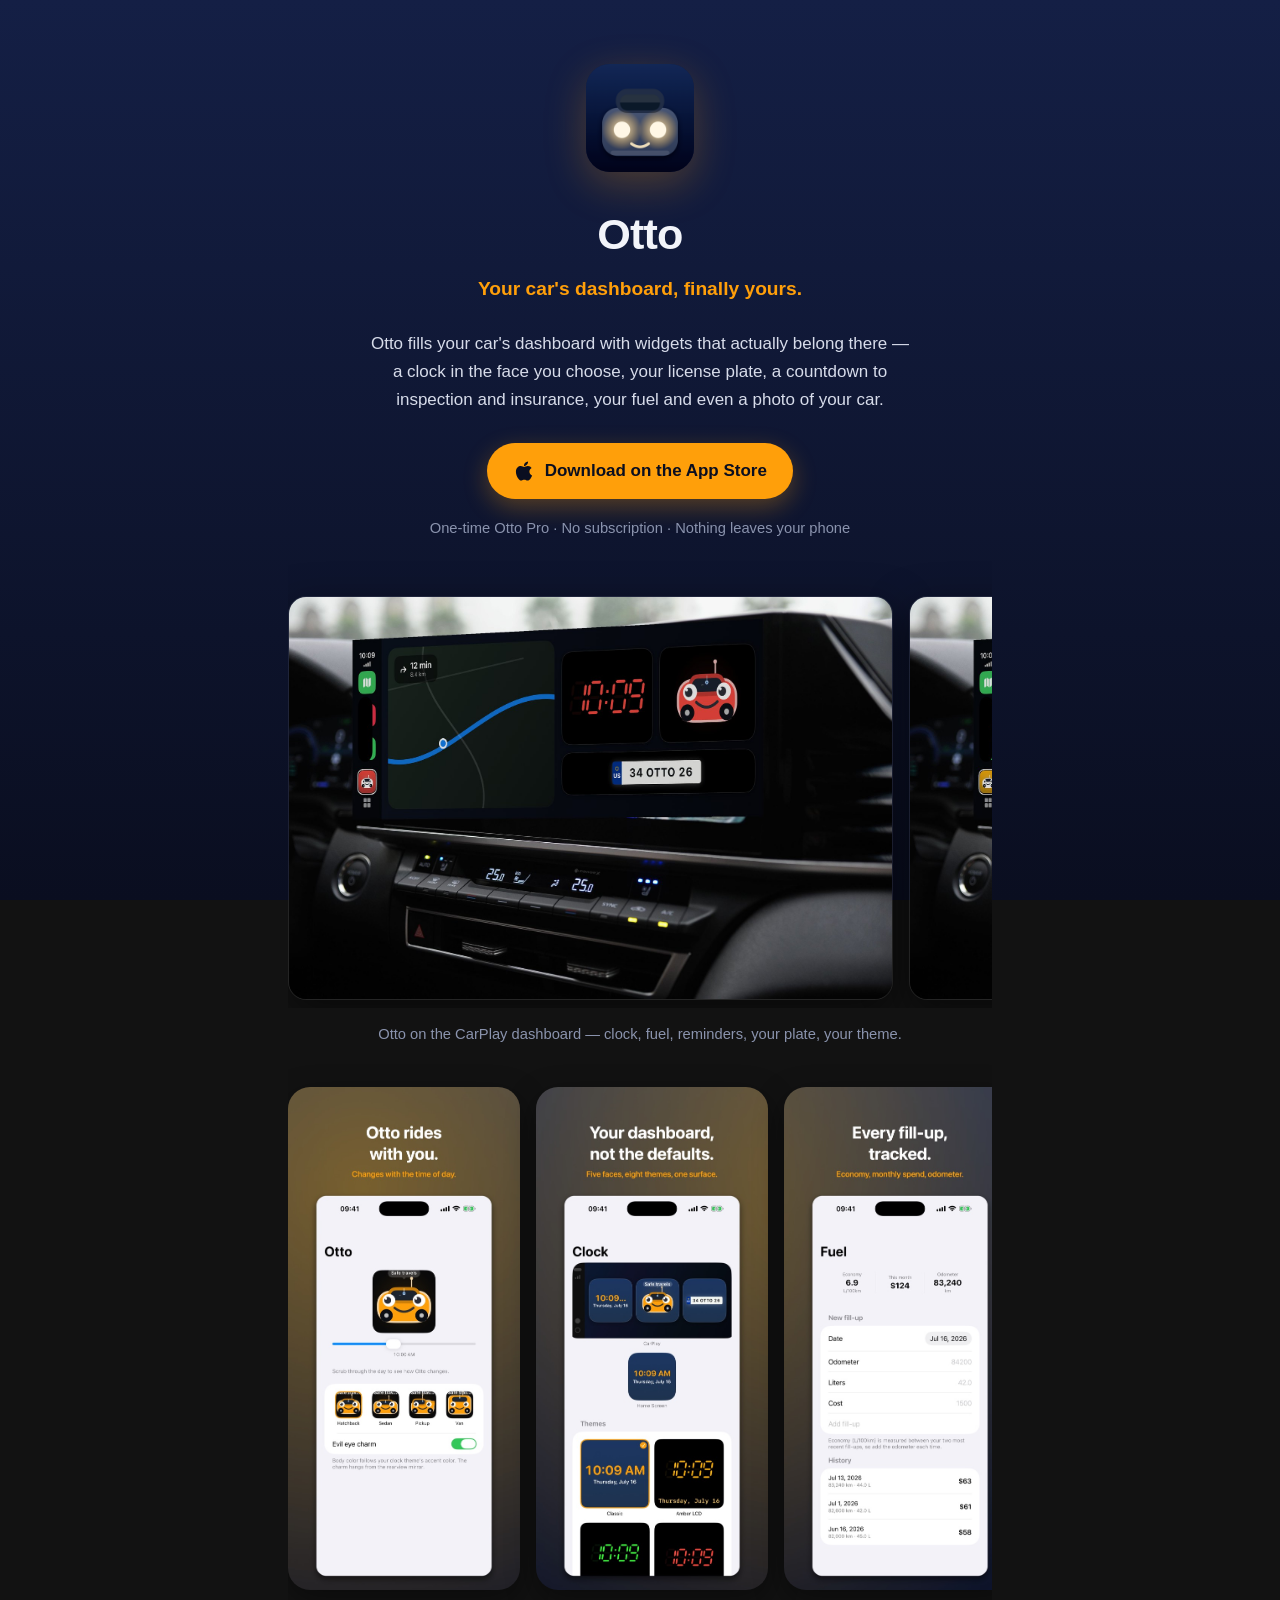
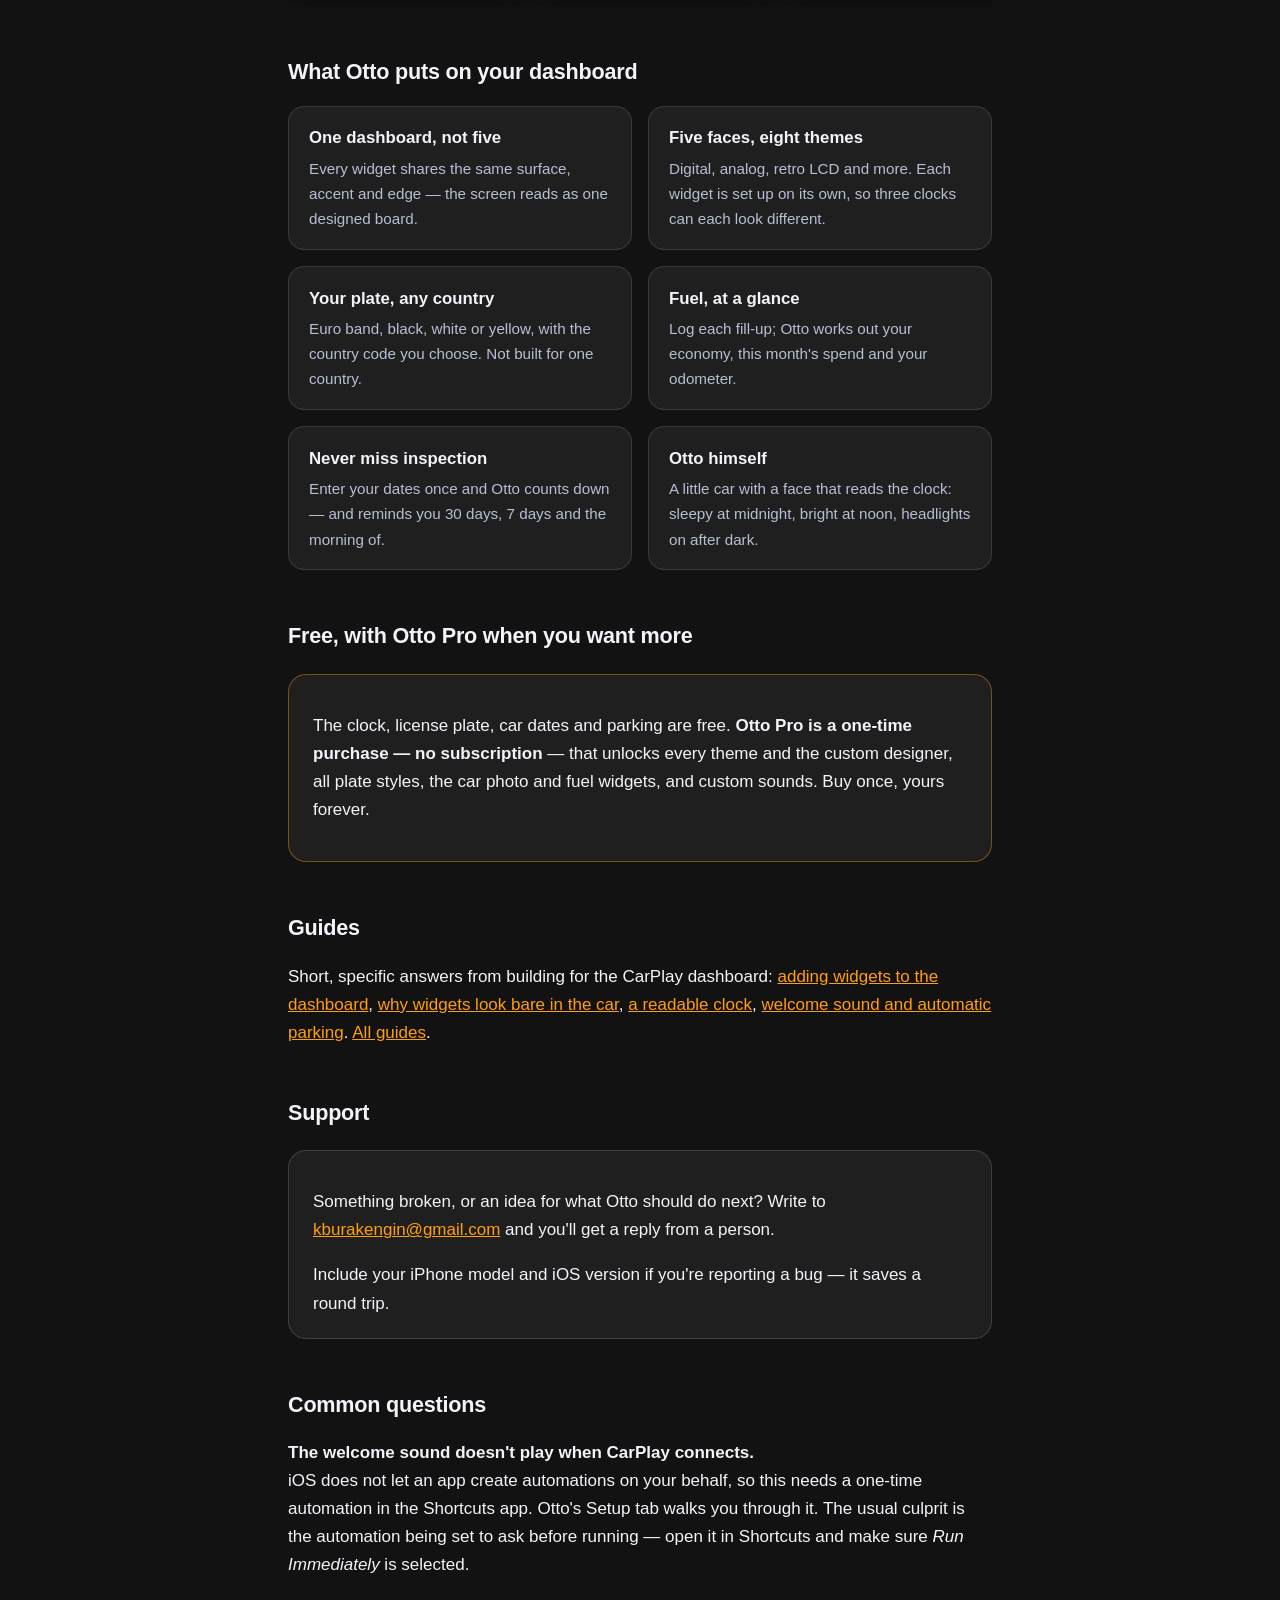
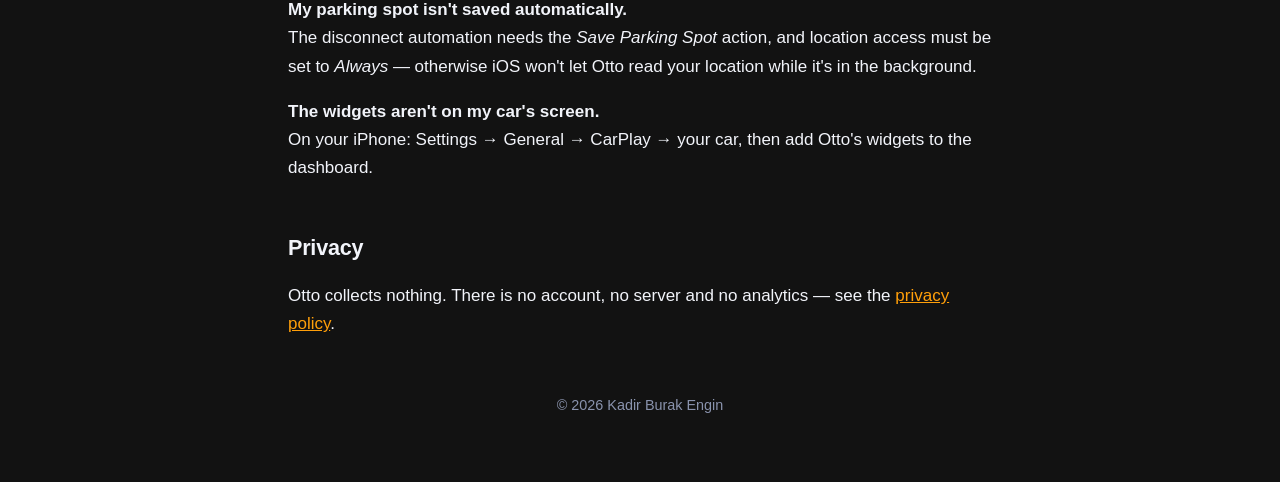
<file: index.html>
<!doctype html>
<html lang="en">
<head>
<meta charset="utf-8">
<meta name="viewport" content="width=device-width, initial-scale=1">
<title>Otto — Car Dashboard Widgets</title>
<meta name="description" content="Otto fills your car's dashboard with widgets that belong there — clock, plate, car dates, fuel and your car's photo. One-time Otto Pro, no subscription.">
<meta property="og:title" content="Otto — Car Dashboard Widgets">
<meta property="og:description" content="Widgets that belong on your car's dashboard. One-time, no subscription.">
<!-- Google Search Console ownership for the /otto-support/ URL-prefix property.
     Google re-checks this on every crawl, so it stays. -->
<meta name="google-site-verification" content="00K7pnMyekYGX53s6Nslbn7e7CC4bCuUl6NSZL7vnwo" />
<style>
  :root { color-scheme: dark; }
  * { box-sizing: border-box; }
  body {
    margin: 0;
    padding: 0 1.5rem 4rem;
    background: linear-gradient(180deg, #141F45 0%, #0A0E20 100%);
    background-attachment: fixed;
    color: #F2F4FA;
    font: 17px/1.65 -apple-system, BlinkMacSystemFont, "Segoe UI", Roboto, sans-serif;
  }
  main { max-width: 44rem; margin: 0 auto; }
  a { color: #FF9F0A; }

  /* Hero */
  .hero { text-align: center; padding: 4rem 0 1rem; }
  .hero img.icon {
    width: 108px; height: 108px; border-radius: 24px;
    box-shadow: 0 12px 40px rgba(255,159,10,.25);
  }
  h1 { font-size: 2.7rem; margin: 1.1rem 0 .2rem; letter-spacing: -.02em; }
  .tag { color: #FF9F0A; font-weight: 600; font-size: 1.2rem; margin: 0 0 1.6rem; }
  .lede { max-width: 34rem; margin: 0 auto 1.8rem; color: #D7DCEA; }

  .appstore {
    display: inline-flex; align-items: center; gap: .6rem;
    background: #FF9F0A; color: #0A0E20; text-decoration: none;
    font-weight: 700; padding: .85rem 1.6rem; border-radius: 999px;
    box-shadow: 0 8px 24px rgba(255,159,10,.3);
  }
  .appstore svg { width: 22px; height: 22px; fill: #0A0E20; }
  .trust { margin: 1.1rem 0 0; color: #8A93AD; font-size: .92rem; }

  /* CarPlay in-car gallery */
  .carplay-gallery {
    display: flex; gap: 1rem; overflow-x: auto; padding: 2.5rem 0 .5rem;
    scroll-snap-type: x mandatory; -webkit-overflow-scrolling: touch;
  }
  .carplay-gallery img {
    flex: 0 0 auto; width: 86%; max-width: 640px; border-radius: 18px;
    scroll-snap-align: center; box-shadow: 0 14px 40px rgba(0,0,0,.5);
    border: 1px solid rgba(255,255,255,.08);
  }
  .carplay-cap { margin: .9rem 0 0; color: #8A93AD; font-size: .92rem; text-align: center; }

  /* Screenshots */
  .shots {
    display: flex; gap: 1rem; overflow-x: auto; padding: 2.5rem 0 1rem;
    scroll-snap-type: x mandatory; -webkit-overflow-scrolling: touch;
  }
  .shots img {
    width: 232px; flex: 0 0 auto; border-radius: 22px; scroll-snap-align: center;
    box-shadow: 0 10px 30px rgba(0,0,0,.4);
  }

  /* Features */
  h2 { font-size: 1.35rem; margin: 3rem 0 1rem; letter-spacing: -.01em; }
  .grid { display: grid; grid-template-columns: 1fr 1fr; gap: 1rem; }
  .feature {
    background: rgba(255,255,255,.06); border: 1px solid rgba(255,255,255,.12);
    border-radius: 16px; padding: 1.1rem 1.25rem;
  }
  .feature h3 { margin: 0 0 .25rem; font-size: 1.05rem; }
  .feature p { margin: 0; color: #B7BFD4; font-size: .95rem; }

  .card {
    background: rgba(255,255,255,.06); border: 1px solid rgba(255,255,255,.14);
    border-radius: 18px; padding: 1.25rem 1.5rem; margin: 1.25rem 0;
  }
  .pro { border-color: rgba(255,159,10,.4); }

  footer { margin-top: 3.5rem; color: #8A93AD; font-size: .9rem; text-align: center; }

  @media (max-width: 560px) {
    h1 { font-size: 2.2rem; }
    .grid { grid-template-columns: 1fr; }
    .shots img { width: 200px; }
  }
</style>
</head>
<body>
<main>

  <section class="hero">
    <img class="icon" src="assets/icon.png" alt="Otto app icon">
    <h1>Otto</h1>
    <p class="tag">Your car's dashboard, finally yours.</p>
    <p class="lede">Otto fills your car's dashboard with widgets that actually belong
    there — a clock in the face you choose, your license plate, a countdown to
    inspection and insurance, your fuel and even a photo of your car.</p>
    <a class="appstore" href="https://apps.apple.com/app/id6790812327">
      <svg viewBox="0 0 384 512" aria-hidden="true"><path d="M318.7 268.7c-.2-36.7 16.4-64.4 50-84.8-18.8-26.9-47.2-41.7-84.7-44.6-35.5-2.8-74.3 20.7-88.5 20.7-15 0-49.4-19.7-76.4-19.7C63.3 141.2 4 184.8 4 273.5q0 39.3 14.4 81.2c12.8 36.7 59 126.7 107.2 125.2 25.2-.6 43-17.9 75.8-17.9 31.8 0 48.3 17.9 76.4 17.9 48.6-.7 90.4-82.5 102.6-119.3-65.2-30.7-61.7-90-61.7-91.9zm-56.6-164.2c27.3-32.4 24.8-61.9 24-72.5-24.1 1.4-52 16.4-67.9 34.9-17.5 19.8-27.8 44.3-25.6 71.9 26.1 2 49.9-11.4 69.5-34.3z"/></svg>
      Download on the App Store
    </a>
    <p class="trust">One-time Otto Pro · No subscription · Nothing leaves your phone</p>
  </section>

  <div class="carplay-gallery" aria-label="Otto on a car's CarPlay dashboard">
    <img src="assets/carplay-default.jpg" alt="Otto's clock, mascot and plate on a CarPlay dashboard">
    <img src="assets/carplay-fuel.jpg" alt="Otto's fuel economy and odometer on a CarPlay dashboard">
    <img src="assets/carplay-dates.jpg" alt="Otto's inspection and insurance countdown on a CarPlay dashboard">
    <img src="assets/carplay-neon.jpg" alt="Otto in a neon theme on a CarPlay dashboard">
  </div>
  <p class="carplay-cap">Otto on the CarPlay dashboard — clock, fuel, reminders, your plate, your theme.</p>

  <section class="shots" aria-label="Screenshots">
    <img src="assets/2-otto.jpg" alt="Otto the mascot on the CarPlay dashboard">
    <img src="assets/1-themes.jpg" alt="Clock themes and the CarPlay dashboard">
    <img src="assets/3-fuel.jpg" alt="Fuel tracking widget">
    <img src="assets/6-pro.jpg" alt="Otto Pro">
  </section>

  <h2>What Otto puts on your dashboard</h2>
  <div class="grid">
    <div class="feature"><h3>One dashboard, not five</h3><p>Every widget shares the same surface, accent and edge — the screen reads as one designed board.</p></div>
    <div class="feature"><h3>Five faces, eight themes</h3><p>Digital, analog, retro LCD and more. Each widget is set up on its own, so three clocks can each look different.</p></div>
    <div class="feature"><h3>Your plate, any country</h3><p>Euro band, black, white or yellow, with the country code you choose. Not built for one country.</p></div>
    <div class="feature"><h3>Fuel, at a glance</h3><p>Log each fill-up; Otto works out your economy, this month's spend and your odometer.</p></div>
    <div class="feature"><h3>Never miss inspection</h3><p>Enter your dates once and Otto counts down — and reminds you 30 days, 7 days and the morning of.</p></div>
    <div class="feature"><h3>Otto himself</h3><p>A little car with a face that reads the clock: sleepy at midnight, bright at noon, headlights on after dark.</p></div>
  </div>

  <h2>Free, with Otto Pro when you want more</h2>
  <div class="card pro">
    <p>The clock, license plate, car dates and parking are free. <strong>Otto Pro is a
    one-time purchase — no subscription</strong> — that unlocks every theme and the
    custom designer, all plate styles, the car photo and fuel widgets, and custom
    sounds. Buy once, yours forever.</p>
  </div>

  <h2>Guides</h2>
<p>Short, specific answers from building for the CarPlay dashboard:
<a href="guides/add-widgets-to-carplay-dashboard.html">adding widgets to the dashboard</a>,
<a href="guides/carplay-widget-no-background.html">why widgets look bare in the car</a>,
<a href="guides/carplay-clock-widget.html">a readable clock</a>,
<a href="guides/carplay-welcome-sound-and-parking.html">welcome sound and automatic parking</a>.
<a href="guides/">All guides</a>.</p>

<h2>Support</h2>
  <div class="card">
    <p>Something broken, or an idea for what Otto should do next? Write to
    <a href="mailto:kburakengin@gmail.com">kburakengin@gmail.com</a> and you'll get
    a reply from a person.</p>
    <p style="margin-bottom:0">Include your iPhone model and iOS version if you're
    reporting a bug — it saves a round trip.</p>
  </div>

  <h2>Common questions</h2>

  <p><strong>The welcome sound doesn't play when CarPlay connects.</strong><br>
  iOS does not let an app create automations on your behalf, so this needs a one-time
  automation in the Shortcuts app. Otto's Setup tab walks you through it. The usual
  culprit is the automation being set to ask before running — open it in Shortcuts and
  make sure <em>Run Immediately</em> is selected.</p>

  <p><strong>My parking spot isn't saved automatically.</strong><br>
  The disconnect automation needs the <em>Save Parking Spot</em> action, and location
  access must be set to <em>Always</em> — otherwise iOS won't let Otto read your
  location while it's in the background.</p>

  <p><strong>The widgets aren't on my car's screen.</strong><br>
  On your iPhone: Settings → General → CarPlay → your car, then add Otto's widgets to
  the dashboard.</p>

  <h2>Privacy</h2>
  <p>Otto collects nothing. There is no account, no server and no analytics — see the
  <a href="privacy.html">privacy policy</a>.</p>

  <footer>© 2026 Kadir Burak Engin</footer>
</main>
</body>
</html>
</file>
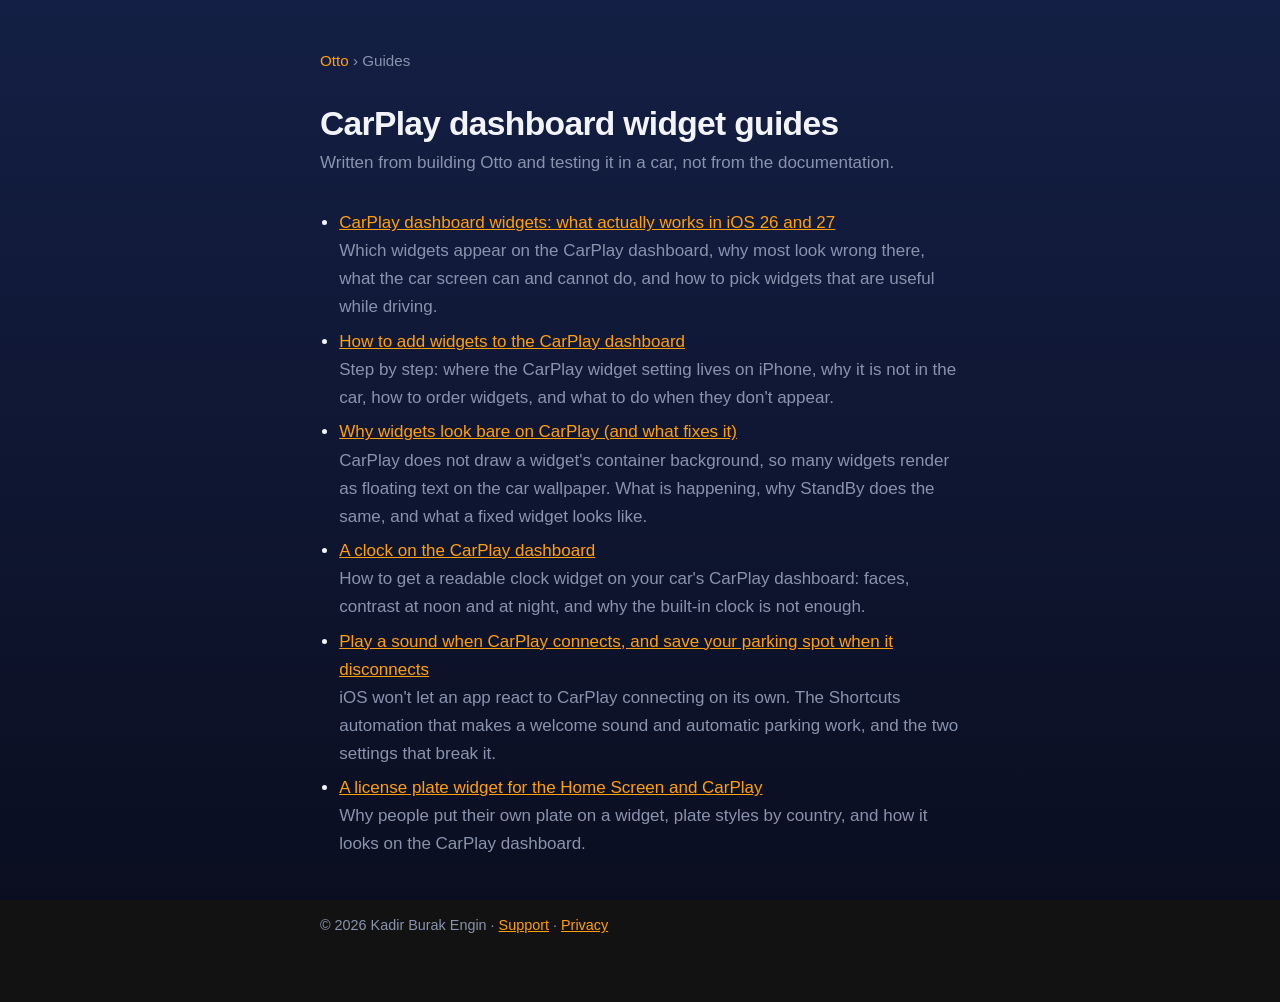
<file: guides/index.html>
<!doctype html>
<html lang="en">
<head>
<meta charset="utf-8">
<meta name="viewport" content="width=device-width, initial-scale=1">
<title>CarPlay dashboard widget guides — Otto</title>
<meta name="description" content="Short, specific guides to CarPlay dashboard widgets in iOS 26: adding them, why they look bare in the car, clocks, plates, welcome sounds and parking.">
<link rel="canonical" href="https://kburakengin.github.io/otto-support/guides/">
<link rel="stylesheet" href="style.css">
</head>
<body>
<main>
  <nav><a href="../">Otto</a> › Guides</nav>
  <h1>CarPlay dashboard widget guides</h1>
  <p class="date">Written from building Otto and testing it in a car, not from the documentation.</p>
  <ul>
    <li><a href="carplay-dashboard-widgets.html">CarPlay dashboard widgets: what actually works in iOS 26 and 27</a><br><span class="date">Which widgets appear on the CarPlay dashboard, why most look wrong there, what the car screen can and cannot do, and how to pick widgets that are useful while driving.</span></li>
    <li><a href="add-widgets-to-carplay-dashboard.html">How to add widgets to the CarPlay dashboard</a><br><span class="date">Step by step: where the CarPlay widget setting lives on iPhone, why it is not in the car, how to order widgets, and what to do when they don&#x27;t appear.</span></li>
    <li><a href="carplay-widget-no-background.html">Why widgets look bare on CarPlay (and what fixes it)</a><br><span class="date">CarPlay does not draw a widget&#x27;s container background, so many widgets render as floating text on the car wallpaper. What is happening, why StandBy does the same, and what a fixed widget looks like.</span></li>
    <li><a href="carplay-clock-widget.html">A clock on the CarPlay dashboard</a><br><span class="date">How to get a readable clock widget on your car&#x27;s CarPlay dashboard: faces, contrast at noon and at night, and why the built-in clock is not enough.</span></li>
    <li><a href="carplay-welcome-sound-and-parking.html">Play a sound when CarPlay connects, and save your parking spot when it disconnects</a><br><span class="date">iOS won&#x27;t let an app react to CarPlay connecting on its own. The Shortcuts automation that makes a welcome sound and automatic parking work, and the two settings that break it.</span></li>
    <li><a href="license-plate-widget.html">A license plate widget for the Home Screen and CarPlay</a><br><span class="date">Why people put their own plate on a widget, plate styles by country, and how it looks on the CarPlay dashboard.</span></li>
  </ul>
  <footer>© 2026 Kadir Burak Engin · <a href="../">Support</a> · <a href="../privacy.html">Privacy</a></footer>
</main>
</body>
</html>
</file>
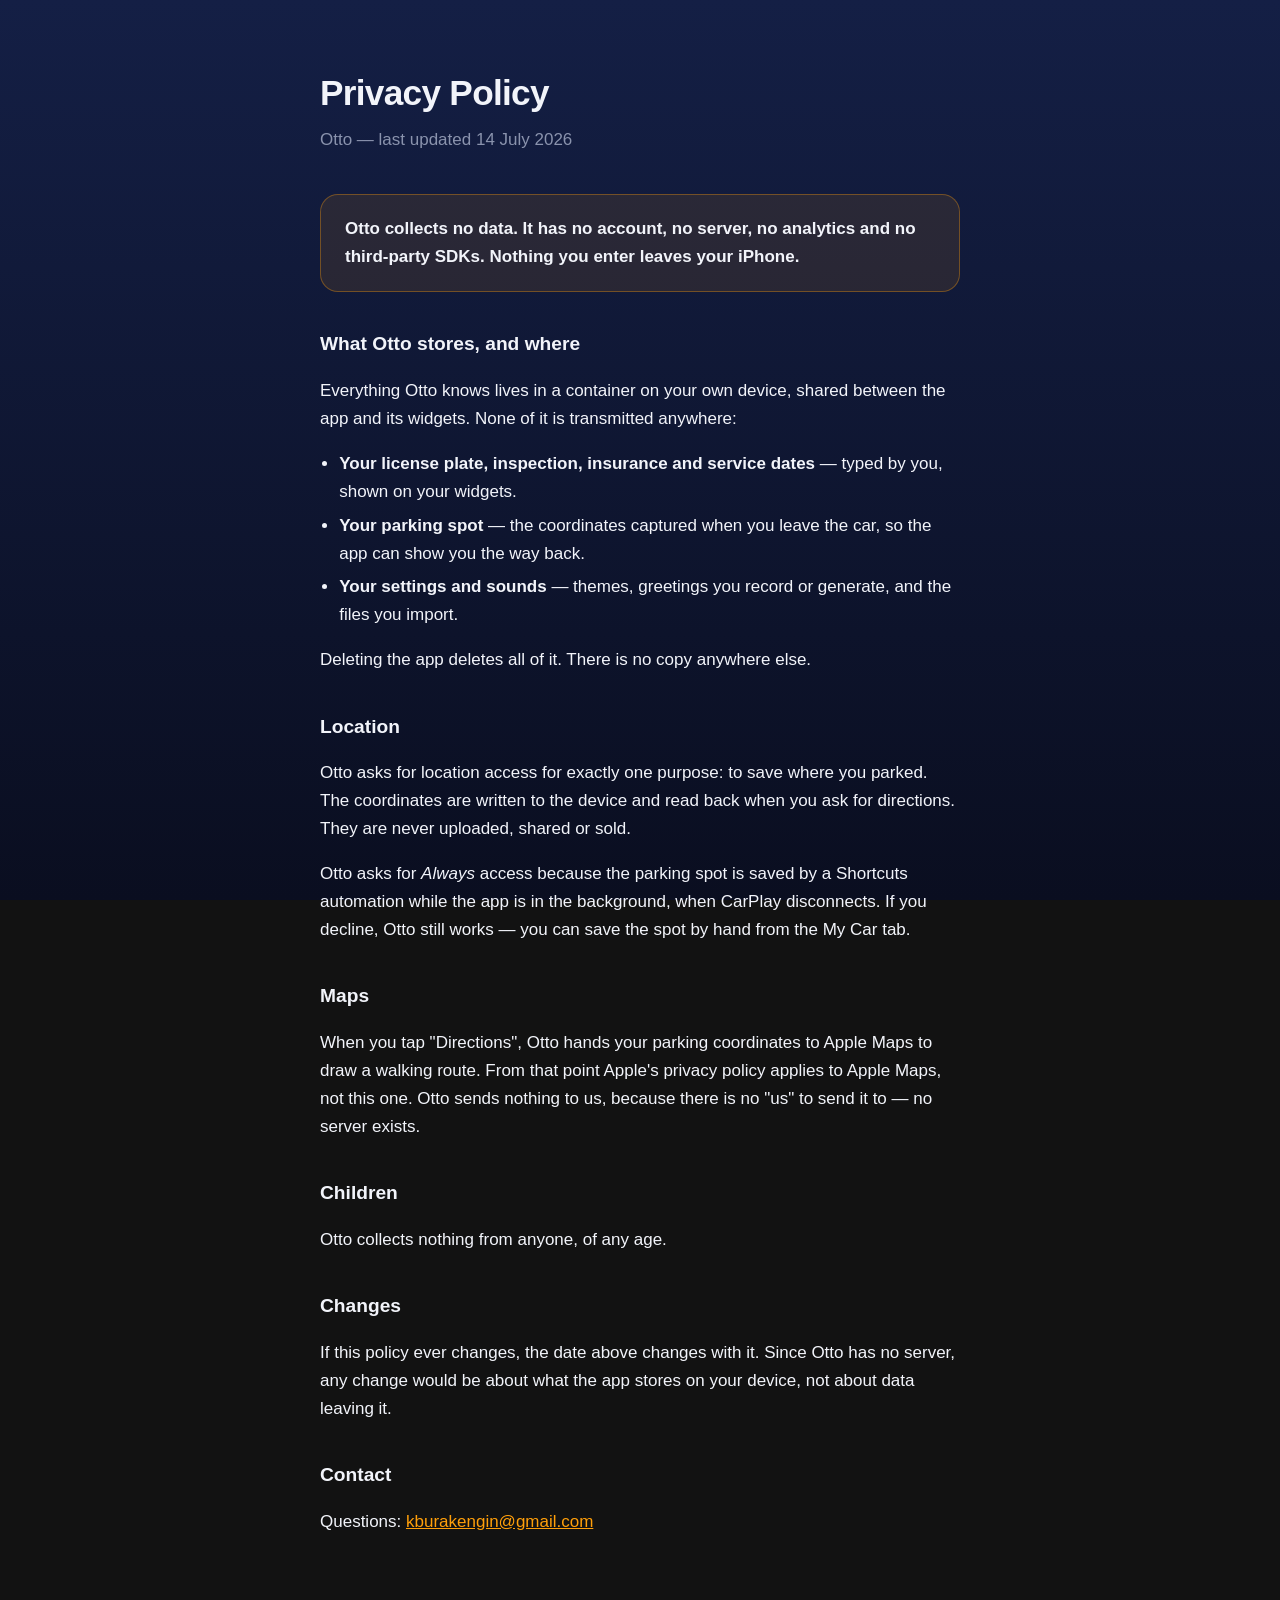
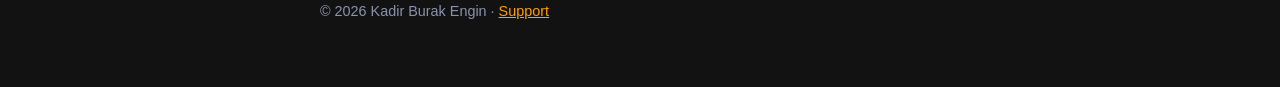
<file: privacy.html>
<!doctype html>
<html lang="en">
<head>
<meta charset="utf-8">
<meta name="viewport" content="width=device-width, initial-scale=1">
<title>Otto — Privacy Policy</title>
<style>
  :root { color-scheme: dark; }
  * { box-sizing: border-box; }
  body {
    margin: 0;
    padding: 4rem 1.5rem;
    background: linear-gradient(180deg, #141F45 0%, #0A0E20 100%);
    background-attachment: fixed;
    color: #F2F4FA;
    font: 17px/1.65 -apple-system, BlinkMacSystemFont, "Segoe UI", Roboto, sans-serif;
  }
  main { max-width: 40rem; margin: 0 auto; }
  h1 { font-size: 2.2rem; margin: 0 0 .25rem; letter-spacing: -.02em; }
  .date { color: #8A93AD; margin: 0 0 2.5rem; }
  h2 { font-size: 1.2rem; margin: 2.25rem 0 .5rem; }
  a { color: #FF9F0A; }
  .lede {
    background: rgba(255,159,10,.10);
    border: 1px solid rgba(255,159,10,.35);
    border-radius: 18px;
    padding: 1.25rem 1.5rem;
    font-weight: 600;
  }
  ul { padding-left: 1.2rem; }
  li { margin: .35rem 0; }
  footer { margin-top: 4rem; color: #8A93AD; font-size: .9rem; }
</style>
</head>
<body>
<main>
  <h1>Privacy Policy</h1>
  <p class="date">Otto — last updated 14 July 2026</p>

  <p class="lede">Otto collects no data. It has no account, no server, no analytics
  and no third-party SDKs. Nothing you enter leaves your iPhone.</p>

  <h2>What Otto stores, and where</h2>
  <p>Everything Otto knows lives in a container on your own device, shared between the
  app and its widgets. None of it is transmitted anywhere:</p>
  <ul>
    <li><strong>Your license plate, inspection, insurance and service dates</strong> —
      typed by you, shown on your widgets.</li>
    <li><strong>Your parking spot</strong> — the coordinates captured when you leave the
      car, so the app can show you the way back.</li>
    <li><strong>Your settings and sounds</strong> — themes, greetings you record or
      generate, and the files you import.</li>
  </ul>
  <p>Deleting the app deletes all of it. There is no copy anywhere else.</p>

  <h2>Location</h2>
  <p>Otto asks for location access for exactly one purpose: to save where you parked.
  The coordinates are written to the device and read back when you ask for directions.
  They are never uploaded, shared or sold.</p>
  <p>Otto asks for <em>Always</em> access because the parking spot is saved by a
  Shortcuts automation while the app is in the background, when CarPlay disconnects. If
  you decline, Otto still works — you can save the spot by hand from the My Car tab.</p>

  <h2>Maps</h2>
  <p>When you tap "Directions", Otto hands your parking coordinates to Apple Maps to
  draw a walking route. From that point Apple's privacy policy applies to Apple Maps,
  not this one. Otto sends nothing to us, because there is no "us" to send it to — no
  server exists.</p>

  <h2>Children</h2>
  <p>Otto collects nothing from anyone, of any age.</p>

  <h2>Changes</h2>
  <p>If this policy ever changes, the date above changes with it. Since Otto has no
  server, any change would be about what the app stores on your device, not about data
  leaving it.</p>

  <h2>Contact</h2>
  <p>Questions: <a href="mailto:kburakengin@gmail.com">kburakengin@gmail.com</a></p>

  <footer>© 2026 Kadir Burak Engin · <a href="index.html">Support</a></footer>
</main>
</body>
</html>
</file>
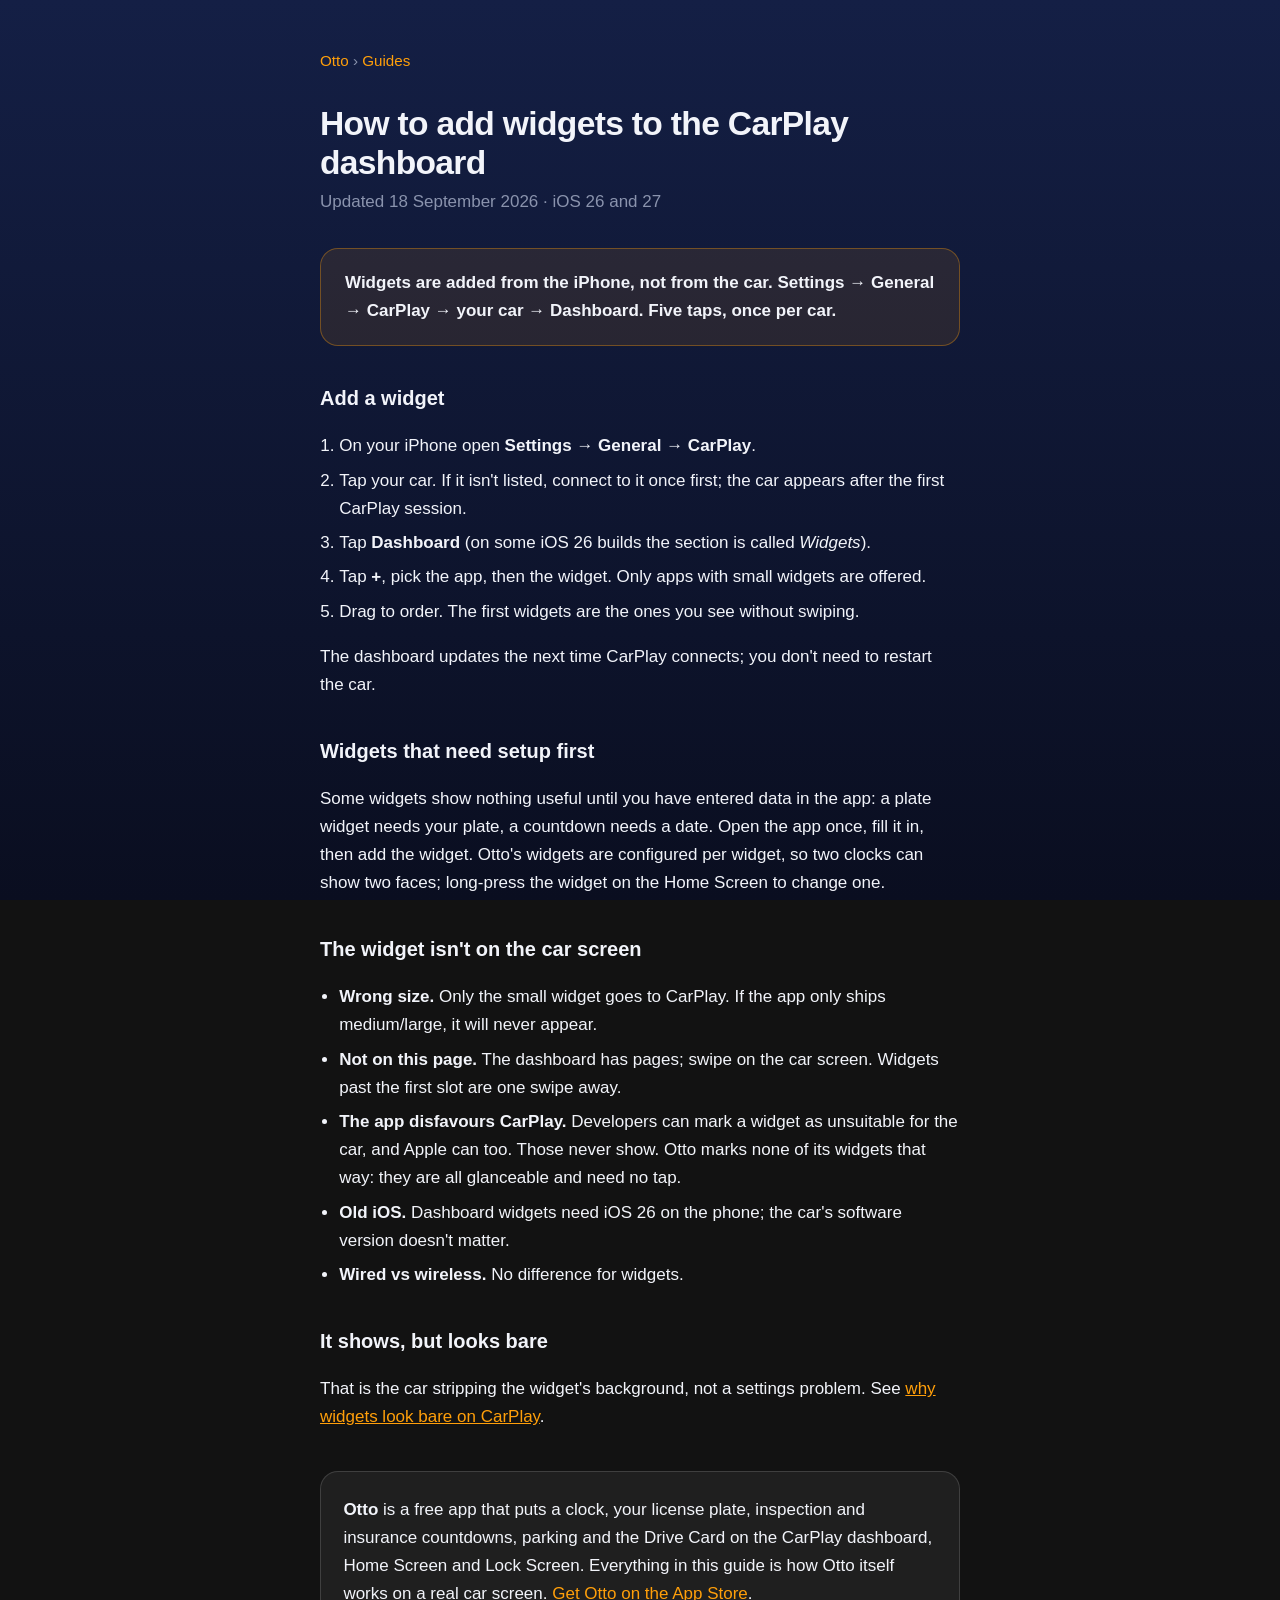
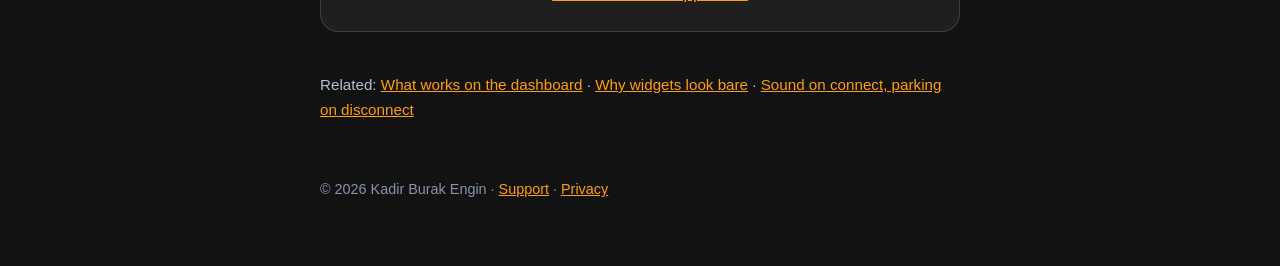
<file: guides/add-widgets-to-carplay-dashboard.html>
<!doctype html>
<html lang="en">
<head>
<meta charset="utf-8">
<meta name="viewport" content="width=device-width, initial-scale=1">
<title>How to add widgets to the CarPlay dashboard — Otto</title>
<meta name="description" content="Step by step: where the CarPlay widget setting lives on iPhone, why it is not in the car, how to order widgets, and what to do when they don&#x27;t appear.">
<link rel="canonical" href="https://kburakengin.github.io/otto-support/guides/add-widgets-to-carplay-dashboard.html">
<meta property="og:title" content="How to add widgets to the CarPlay dashboard">
<meta property="og:description" content="Step by step: where the CarPlay widget setting lives on iPhone, why it is not in the car, how to order widgets, and what to do when they don&#x27;t appear.">
<link rel="stylesheet" href="style.css">
</head>
<body>
<main>
  <nav><a href="../">Otto</a> › <a href="./">Guides</a></nav>
  <h1>How to add widgets to the CarPlay dashboard</h1>
  <p class="date">Updated 18 September 2026 · iOS 26 and 27</p>
  <p class="lede">Widgets are added from the iPhone, not from the car. Settings → General → CarPlay → your car → Dashboard. Five taps, once per car.</p>

  <h2>Add a widget</h2>
  <ol>
    <li>On your iPhone open <strong>Settings → General → CarPlay</strong>.</li>
    <li>Tap your car. If it isn't listed, connect to it once first; the car appears after the first CarPlay session.</li>
    <li>Tap <strong>Dashboard</strong> (on some iOS 26 builds the section is called <em>Widgets</em>).</li>
    <li>Tap <strong>+</strong>, pick the app, then the widget. Only apps with small widgets are offered.</li>
    <li>Drag to order. The first widgets are the ones you see without swiping.</li>
  </ol>
  <p>The dashboard updates the next time CarPlay connects; you don't need to restart the car.</p>

  <h2>Widgets that need setup first</h2>
  <p>Some widgets show nothing useful until you have entered data in the app: a plate widget needs your plate, a countdown needs a date. Open the app once, fill it in, then add the widget. Otto's widgets are configured per widget, so two clocks can show two faces; long-press the widget on the Home Screen to change one.</p>

  <h2>The widget isn't on the car screen</h2>
  <ul>
    <li><strong>Wrong size.</strong> Only the small widget goes to CarPlay. If the app only ships medium/large, it will never appear.</li>
    <li><strong>Not on this page.</strong> The dashboard has pages; swipe on the car screen. Widgets past the first slot are one swipe away.</li>
    <li><strong>The app disfavours CarPlay.</strong> Developers can mark a widget as unsuitable for the car, and Apple can too. Those never show. Otto marks none of its widgets that way: they are all glanceable and need no tap.</li>
    <li><strong>Old iOS.</strong> Dashboard widgets need iOS 26 on the phone; the car's software version doesn't matter.</li>
    <li><strong>Wired vs wireless.</strong> No difference for widgets.</li>
  </ul>

  <h2>It shows, but looks bare</h2>
  <p>That is the car stripping the widget's background, not a settings problem. See <a href="carplay-widget-no-background.html">why widgets look bare on CarPlay</a>.</p>

  <div class="otto">
    <p><strong>Otto</strong> is a free app that puts a clock, your license plate, inspection and insurance countdowns, parking and the Drive Card on the CarPlay dashboard, Home Screen and Lock Screen. Everything in this guide is how Otto itself works on a real car screen.
    <a href="https://apps.apple.com/app/id6790812327">Get Otto on the App Store</a>.</p>
  </div>
  <p class="more">Related: <a href="carplay-dashboard-widgets.html">What works on the dashboard</a> · <a href="carplay-widget-no-background.html">Why widgets look bare</a> · <a href="carplay-welcome-sound-and-parking.html">Sound on connect, parking on disconnect</a></p>
  <footer>© 2026 Kadir Burak Engin · <a href="../">Support</a> · <a href="../privacy.html">Privacy</a></footer>
</main>
</body>
</html>
</file>
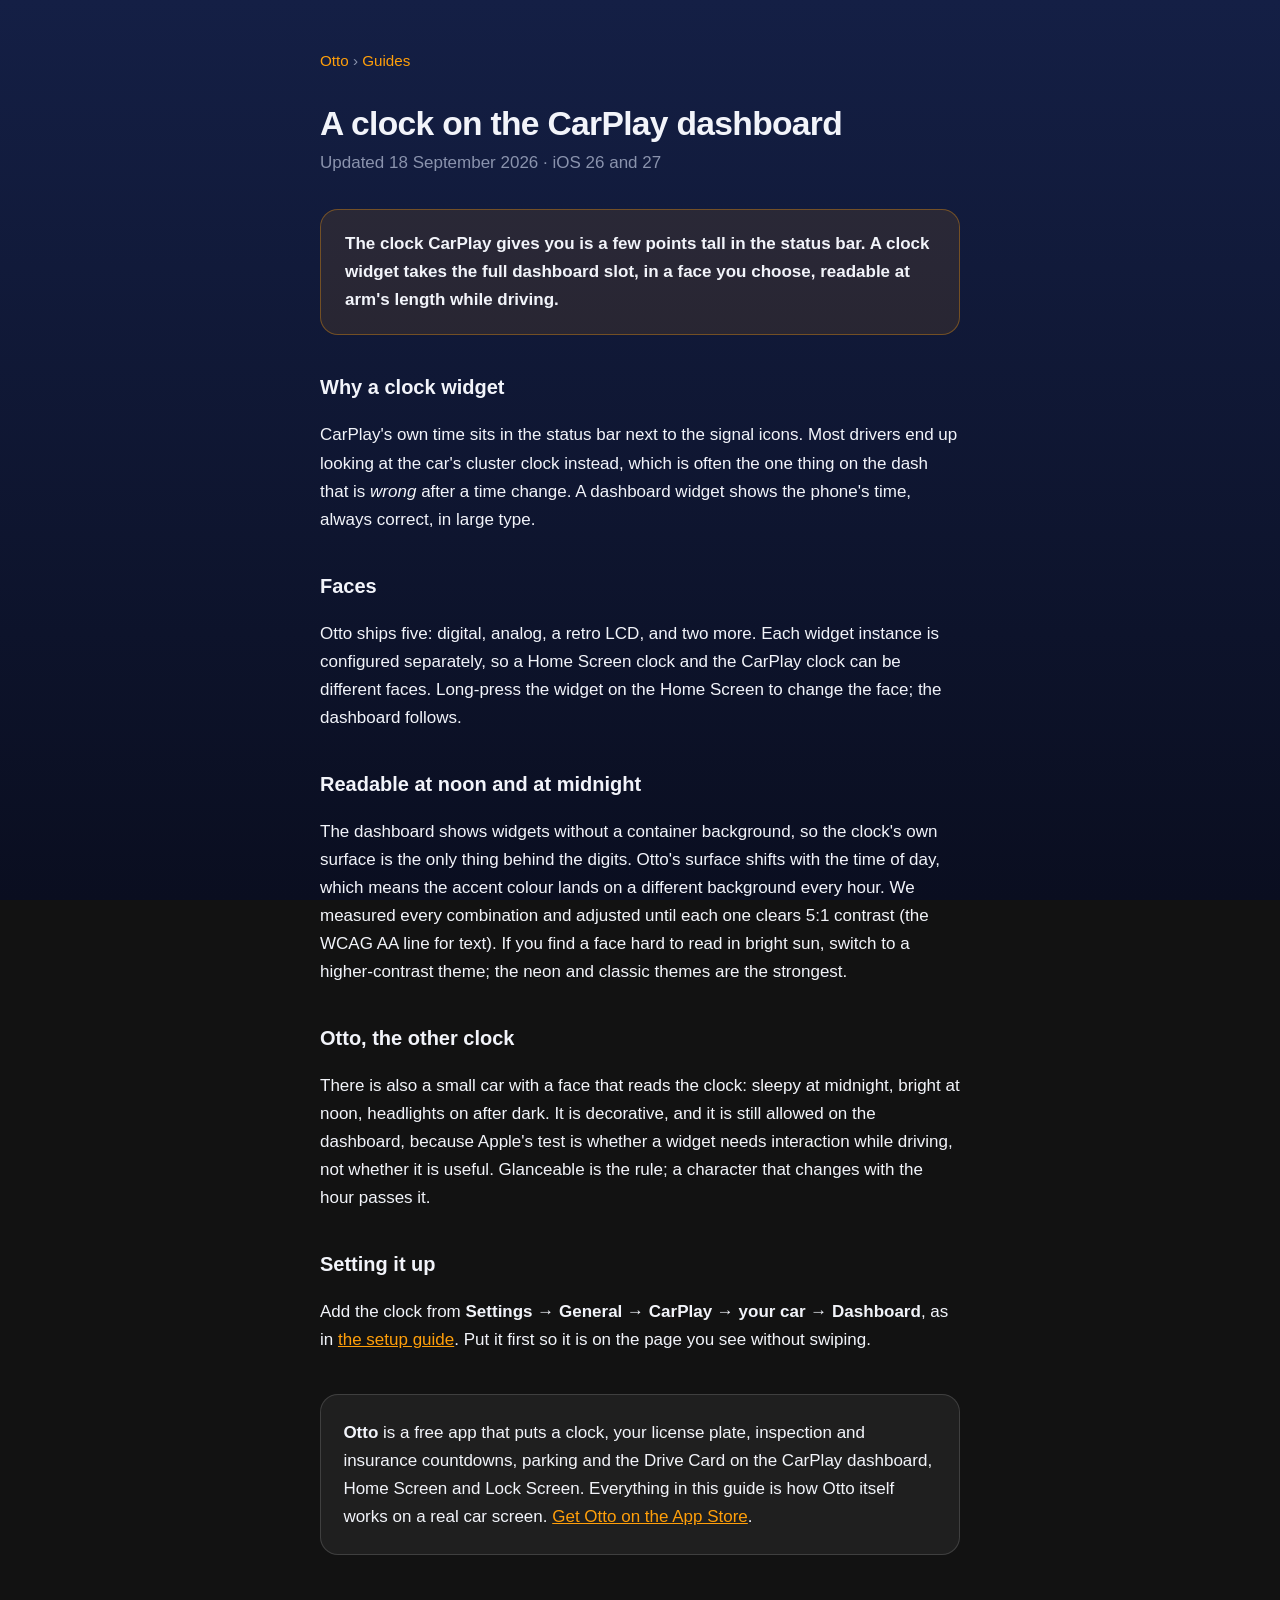
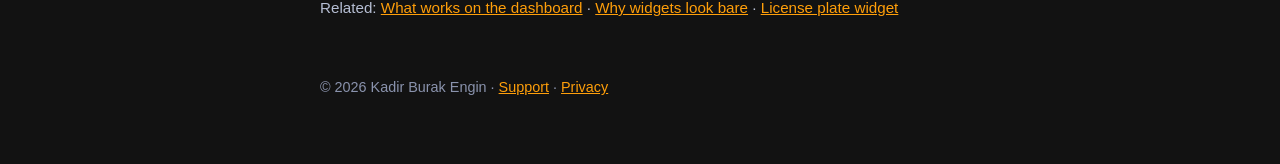
<file: guides/carplay-clock-widget.html>
<!doctype html>
<html lang="en">
<head>
<meta charset="utf-8">
<meta name="viewport" content="width=device-width, initial-scale=1">
<title>A clock on the CarPlay dashboard — Otto</title>
<meta name="description" content="How to get a readable clock widget on your car&#x27;s CarPlay dashboard: faces, contrast at noon and at night, and why the built-in clock is not enough.">
<link rel="canonical" href="https://kburakengin.github.io/otto-support/guides/carplay-clock-widget.html">
<meta property="og:title" content="A clock on the CarPlay dashboard">
<meta property="og:description" content="How to get a readable clock widget on your car&#x27;s CarPlay dashboard: faces, contrast at noon and at night, and why the built-in clock is not enough.">
<link rel="stylesheet" href="style.css">
</head>
<body>
<main>
  <nav><a href="../">Otto</a> › <a href="./">Guides</a></nav>
  <h1>A clock on the CarPlay dashboard</h1>
  <p class="date">Updated 18 September 2026 · iOS 26 and 27</p>
  <p class="lede">The clock CarPlay gives you is a few points tall in the status bar. A clock widget takes the full dashboard slot, in a face you choose, readable at arm's length while driving.</p>

  <h2>Why a clock widget</h2>
  <p>CarPlay's own time sits in the status bar next to the signal icons. Most drivers end up looking at the car's cluster clock instead, which is often the one thing on the dash that is <em>wrong</em> after a time change. A dashboard widget shows the phone's time, always correct, in large type.</p>

  <h2>Faces</h2>
  <p>Otto ships five: digital, analog, a retro LCD, and two more. Each widget instance is configured separately, so a Home Screen clock and the CarPlay clock can be different faces. Long-press the widget on the Home Screen to change the face; the dashboard follows.</p>

  <h2>Readable at noon and at midnight</h2>
  <p>The dashboard shows widgets without a container background, so the clock's own surface is the only thing behind the digits. Otto's surface shifts with the time of day, which means the accent colour lands on a different background every hour. We measured every combination and adjusted until each one clears 5:1 contrast (the WCAG AA line for text). If you find a face hard to read in bright sun, switch to a higher-contrast theme; the neon and classic themes are the strongest.</p>

  <h2>Otto, the other clock</h2>
  <p>There is also a small car with a face that reads the clock: sleepy at midnight, bright at noon, headlights on after dark. It is decorative, and it is still allowed on the dashboard, because Apple's test is whether a widget needs interaction while driving, not whether it is useful. Glanceable is the rule; a character that changes with the hour passes it.</p>

  <h2>Setting it up</h2>
  <p>Add the clock from <strong>Settings → General → CarPlay → your car → Dashboard</strong>, as in <a href="add-widgets-to-carplay-dashboard.html">the setup guide</a>. Put it first so it is on the page you see without swiping.</p>

  <div class="otto">
    <p><strong>Otto</strong> is a free app that puts a clock, your license plate, inspection and insurance countdowns, parking and the Drive Card on the CarPlay dashboard, Home Screen and Lock Screen. Everything in this guide is how Otto itself works on a real car screen.
    <a href="https://apps.apple.com/app/id6790812327">Get Otto on the App Store</a>.</p>
  </div>
  <p class="more">Related: <a href="carplay-dashboard-widgets.html">What works on the dashboard</a> · <a href="carplay-widget-no-background.html">Why widgets look bare</a> · <a href="license-plate-widget.html">License plate widget</a></p>
  <footer>© 2026 Kadir Burak Engin · <a href="../">Support</a> · <a href="../privacy.html">Privacy</a></footer>
</main>
</body>
</html>
</file>
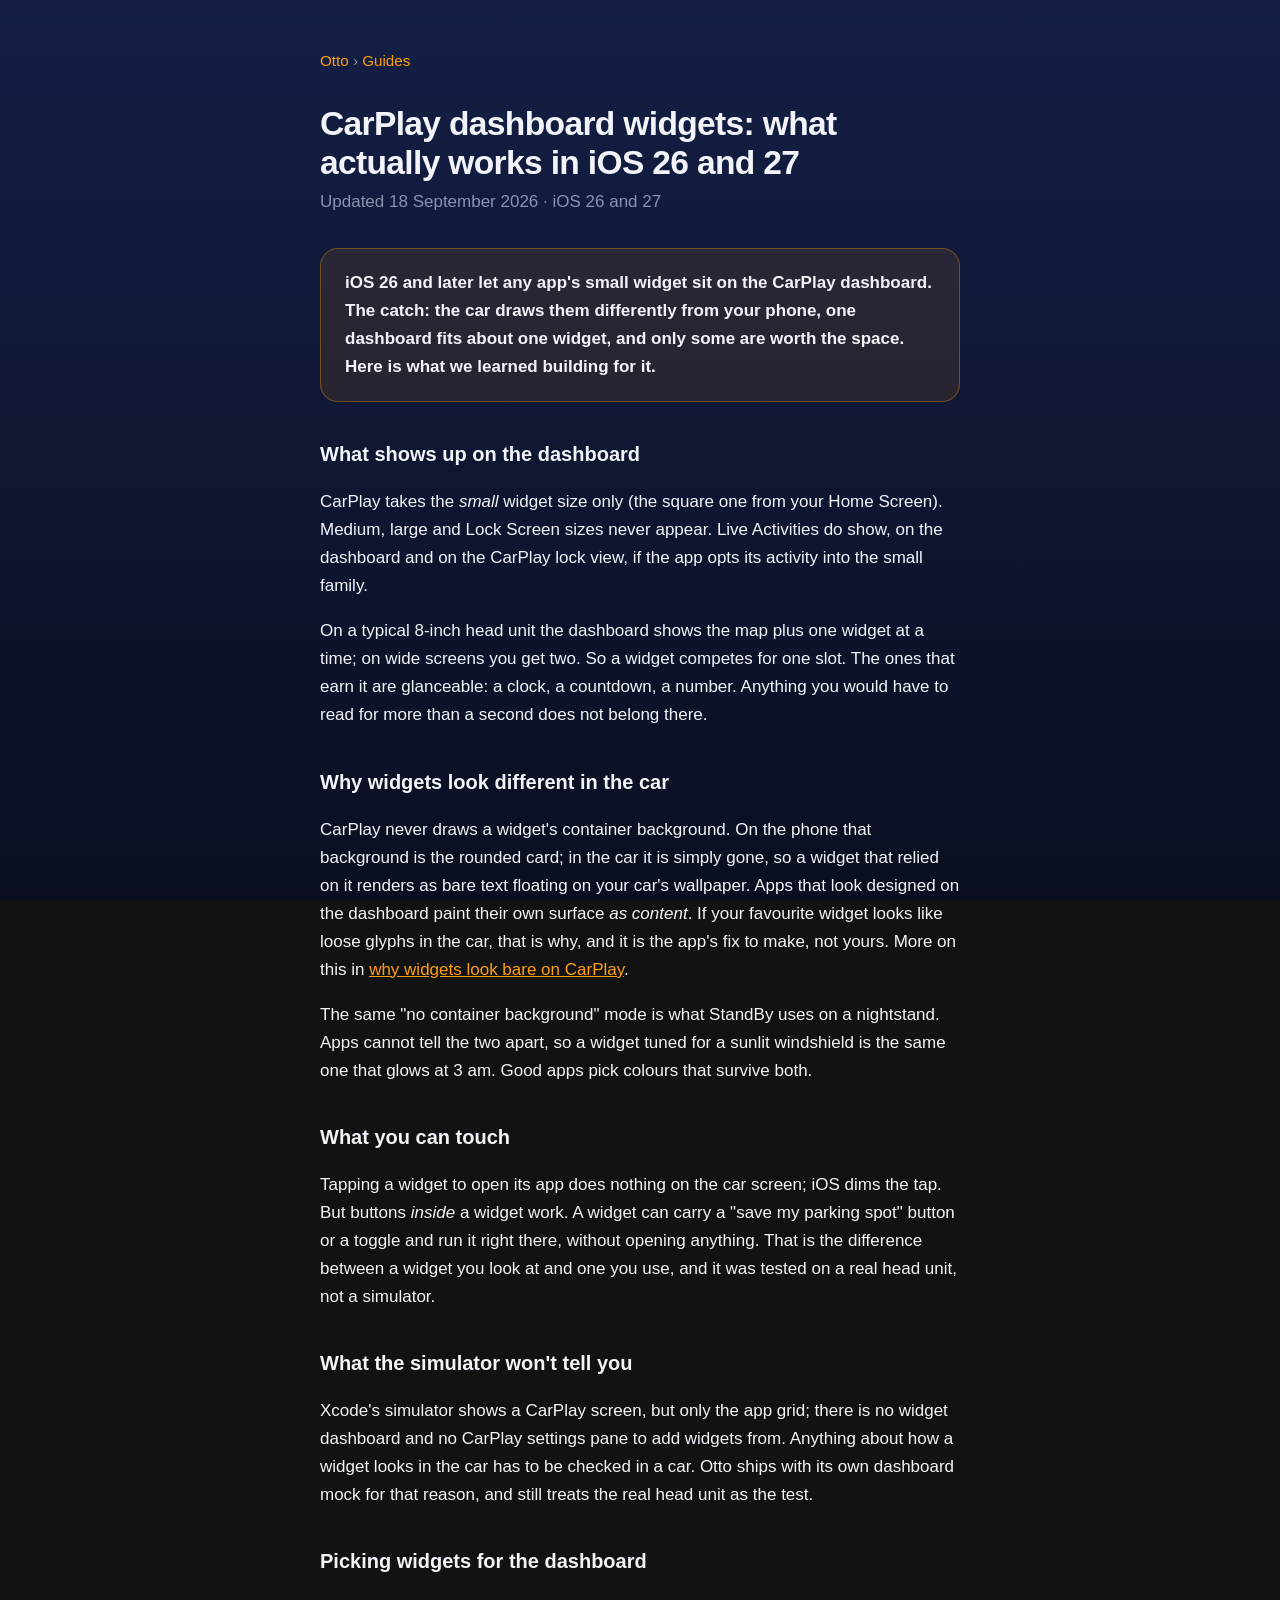
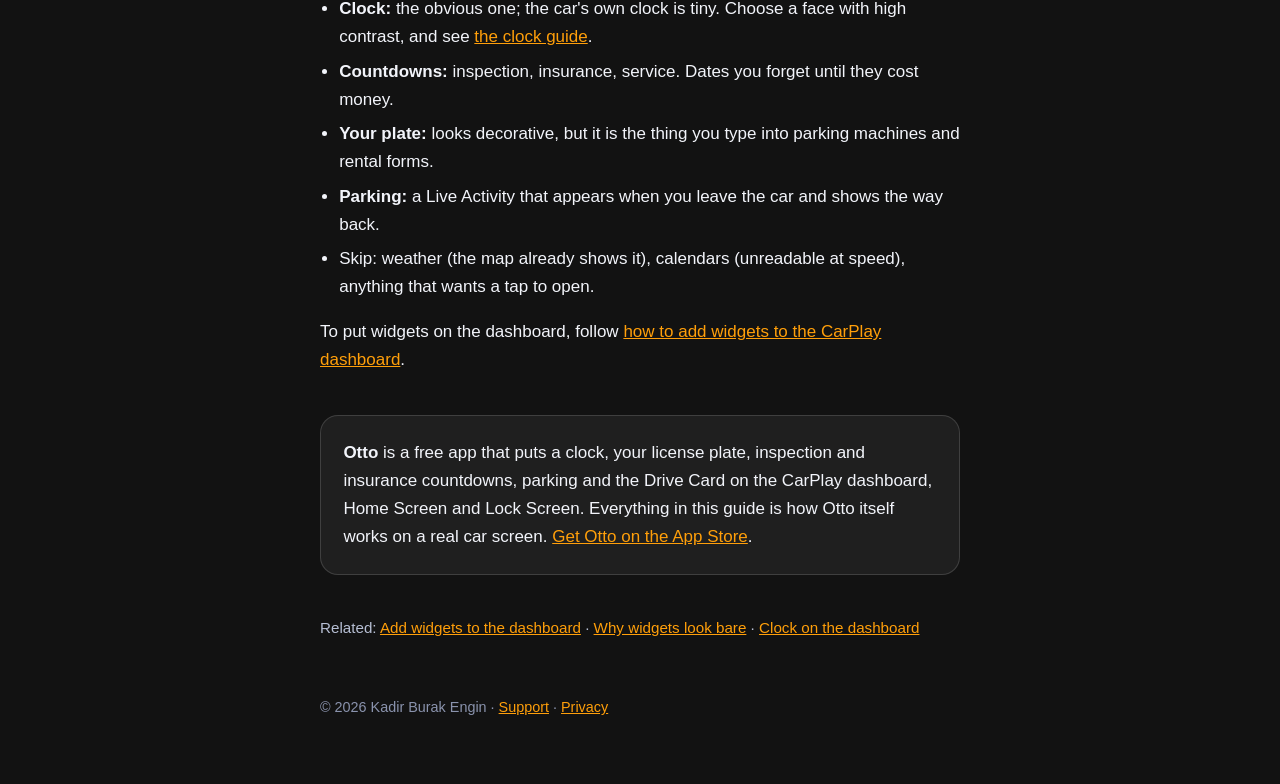
<file: guides/carplay-dashboard-widgets.html>
<!doctype html>
<html lang="en">
<head>
<meta charset="utf-8">
<meta name="viewport" content="width=device-width, initial-scale=1">
<title>CarPlay dashboard widgets: what actually works in iOS 26 and 27 — Otto</title>
<meta name="description" content="Which widgets appear on the CarPlay dashboard, why most look wrong there, what the car screen can and cannot do, and how to pick widgets that are useful while driving.">
<link rel="canonical" href="https://kburakengin.github.io/otto-support/guides/carplay-dashboard-widgets.html">
<meta property="og:title" content="CarPlay dashboard widgets: what actually works in iOS 26 and 27">
<meta property="og:description" content="Which widgets appear on the CarPlay dashboard, why most look wrong there, what the car screen can and cannot do, and how to pick widgets that are useful while driving.">
<link rel="stylesheet" href="style.css">
</head>
<body>
<main>
  <nav><a href="../">Otto</a> › <a href="./">Guides</a></nav>
  <h1>CarPlay dashboard widgets: what actually works in iOS 26 and 27</h1>
  <p class="date">Updated 18 September 2026 · iOS 26 and 27</p>
  <p class="lede">iOS 26 and later let any app's small widget sit on the CarPlay dashboard. The catch: the car draws them differently from your phone, one dashboard fits about one widget, and only some are worth the space. Here is what we learned building for it.</p>

  <h2>What shows up on the dashboard</h2>
  <p>CarPlay takes the <em>small</em> widget size only (the square one from your Home Screen). Medium, large and Lock Screen sizes never appear. Live Activities do show, on the dashboard and on the CarPlay lock view, if the app opts its activity into the small family.</p>
  <p>On a typical 8-inch head unit the dashboard shows the map plus one widget at a time; on wide screens you get two. So a widget competes for one slot. The ones that earn it are glanceable: a clock, a countdown, a number. Anything you would have to read for more than a second does not belong there.</p>

  <h2>Why widgets look different in the car</h2>
  <p>CarPlay never draws a widget's container background. On the phone that background is the rounded card; in the car it is simply gone, so a widget that relied on it renders as bare text floating on your car's wallpaper. Apps that look designed on the dashboard paint their own surface <em>as content</em>. If your favourite widget looks like loose glyphs in the car, that is why, and it is the app's fix to make, not yours. More on this in <a href="carplay-widget-no-background.html">why widgets look bare on CarPlay</a>.</p>
  <p>The same "no container background" mode is what StandBy uses on a nightstand. Apps cannot tell the two apart, so a widget tuned for a sunlit windshield is the same one that glows at 3 am. Good apps pick colours that survive both.</p>

  <h2>What you can touch</h2>
  <p>Tapping a widget to open its app does nothing on the car screen; iOS dims the tap. But buttons <em>inside</em> a widget work. A widget can carry a "save my parking spot" button or a toggle and run it right there, without opening anything. That is the difference between a widget you look at and one you use, and it was tested on a real head unit, not a simulator.</p>

  <h2>What the simulator won't tell you</h2>
  <p>Xcode's simulator shows a CarPlay screen, but only the app grid; there is no widget dashboard and no CarPlay settings pane to add widgets from. Anything about how a widget looks in the car has to be checked in a car. Otto ships with its own dashboard mock for that reason, and still treats the real head unit as the test.</p>

  <h2>Picking widgets for the dashboard</h2>
  <ul>
    <li><strong>Clock:</strong> the obvious one; the car's own clock is tiny. Choose a face with high contrast, and see <a href="carplay-clock-widget.html">the clock guide</a>.</li>
    <li><strong>Countdowns:</strong> inspection, insurance, service. Dates you forget until they cost money.</li>
    <li><strong>Your plate:</strong> looks decorative, but it is the thing you type into parking machines and rental forms.</li>
    <li><strong>Parking:</strong> a Live Activity that appears when you leave the car and shows the way back.</li>
    <li>Skip: weather (the map already shows it), calendars (unreadable at speed), anything that wants a tap to open.</li>
  </ul>
  <p>To put widgets on the dashboard, follow <a href="add-widgets-to-carplay-dashboard.html">how to add widgets to the CarPlay dashboard</a>.</p>

  <div class="otto">
    <p><strong>Otto</strong> is a free app that puts a clock, your license plate, inspection and insurance countdowns, parking and the Drive Card on the CarPlay dashboard, Home Screen and Lock Screen. Everything in this guide is how Otto itself works on a real car screen.
    <a href="https://apps.apple.com/app/id6790812327">Get Otto on the App Store</a>.</p>
  </div>
  <p class="more">Related: <a href="add-widgets-to-carplay-dashboard.html">Add widgets to the dashboard</a> · <a href="carplay-widget-no-background.html">Why widgets look bare</a> · <a href="carplay-clock-widget.html">Clock on the dashboard</a></p>
  <footer>© 2026 Kadir Burak Engin · <a href="../">Support</a> · <a href="../privacy.html">Privacy</a></footer>
</main>
</body>
</html>
</file>
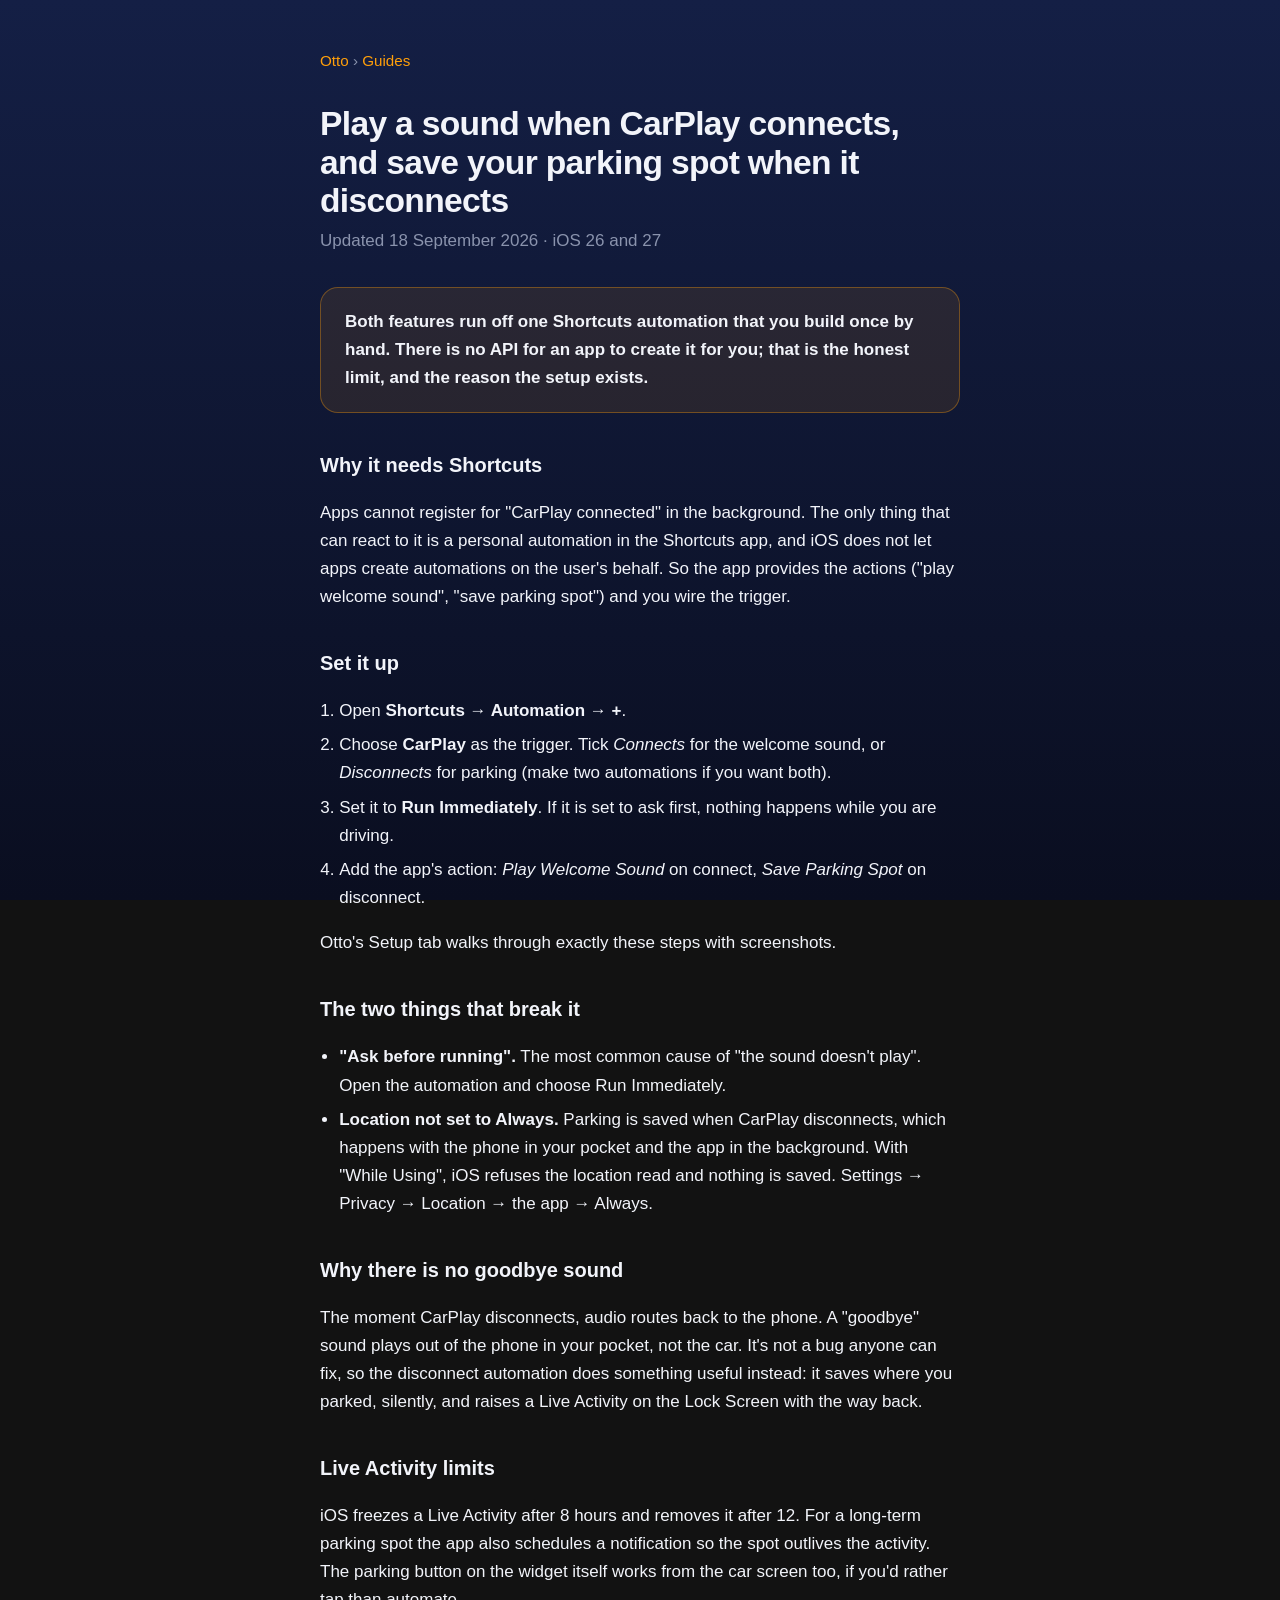
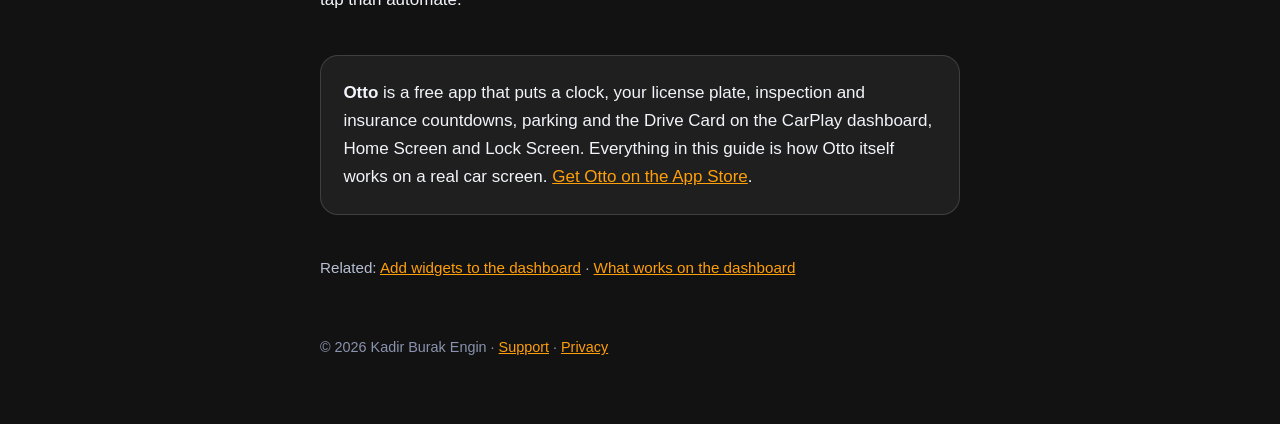
<file: guides/carplay-welcome-sound-and-parking.html>
<!doctype html>
<html lang="en">
<head>
<meta charset="utf-8">
<meta name="viewport" content="width=device-width, initial-scale=1">
<title>Play a sound when CarPlay connects, and save your parking spot when it disconnects — Otto</title>
<meta name="description" content="iOS won&#x27;t let an app react to CarPlay connecting on its own. The Shortcuts automation that makes a welcome sound and automatic parking work, and the two settings that break it.">
<link rel="canonical" href="https://kburakengin.github.io/otto-support/guides/carplay-welcome-sound-and-parking.html">
<meta property="og:title" content="Play a sound when CarPlay connects, and save your parking spot when it disconnects">
<meta property="og:description" content="iOS won&#x27;t let an app react to CarPlay connecting on its own. The Shortcuts automation that makes a welcome sound and automatic parking work, and the two settings that break it.">
<link rel="stylesheet" href="style.css">
</head>
<body>
<main>
  <nav><a href="../">Otto</a> › <a href="./">Guides</a></nav>
  <h1>Play a sound when CarPlay connects, and save your parking spot when it disconnects</h1>
  <p class="date">Updated 18 September 2026 · iOS 26 and 27</p>
  <p class="lede">Both features run off one Shortcuts automation that you build once by hand. There is no API for an app to create it for you; that is the honest limit, and the reason the setup exists.</p>

  <h2>Why it needs Shortcuts</h2>
  <p>Apps cannot register for "CarPlay connected" in the background. The only thing that can react to it is a personal automation in the Shortcuts app, and iOS does not let apps create automations on the user's behalf. So the app provides the actions ("play welcome sound", "save parking spot") and you wire the trigger.</p>

  <h2>Set it up</h2>
  <ol>
    <li>Open <strong>Shortcuts → Automation → +</strong>.</li>
    <li>Choose <strong>CarPlay</strong> as the trigger. Tick <em>Connects</em> for the welcome sound, or <em>Disconnects</em> for parking (make two automations if you want both).</li>
    <li>Set it to <strong>Run Immediately</strong>. If it is set to ask first, nothing happens while you are driving.</li>
    <li>Add the app's action: <em>Play Welcome Sound</em> on connect, <em>Save Parking Spot</em> on disconnect.</li>
  </ol>
  <p>Otto's Setup tab walks through exactly these steps with screenshots.</p>

  <h2>The two things that break it</h2>
  <ul>
    <li><strong>"Ask before running".</strong> The most common cause of "the sound doesn't play". Open the automation and choose Run Immediately.</li>
    <li><strong>Location not set to Always.</strong> Parking is saved when CarPlay disconnects, which happens with the phone in your pocket and the app in the background. With "While Using", iOS refuses the location read and nothing is saved. Settings → Privacy → Location → the app → Always.</li>
  </ul>

  <h2>Why there is no goodbye sound</h2>
  <p>The moment CarPlay disconnects, audio routes back to the phone. A "goodbye" sound plays out of the phone in your pocket, not the car. It's not a bug anyone can fix, so the disconnect automation does something useful instead: it saves where you parked, silently, and raises a Live Activity on the Lock Screen with the way back.</p>

  <h2>Live Activity limits</h2>
  <p>iOS freezes a Live Activity after 8 hours and removes it after 12. For a long-term parking spot the app also schedules a notification so the spot outlives the activity. The parking button on the widget itself works from the car screen too, if you'd rather tap than automate.</p>

  <div class="otto">
    <p><strong>Otto</strong> is a free app that puts a clock, your license plate, inspection and insurance countdowns, parking and the Drive Card on the CarPlay dashboard, Home Screen and Lock Screen. Everything in this guide is how Otto itself works on a real car screen.
    <a href="https://apps.apple.com/app/id6790812327">Get Otto on the App Store</a>.</p>
  </div>
  <p class="more">Related: <a href="add-widgets-to-carplay-dashboard.html">Add widgets to the dashboard</a> · <a href="carplay-dashboard-widgets.html">What works on the dashboard</a></p>
  <footer>© 2026 Kadir Burak Engin · <a href="../">Support</a> · <a href="../privacy.html">Privacy</a></footer>
</main>
</body>
</html>
</file>
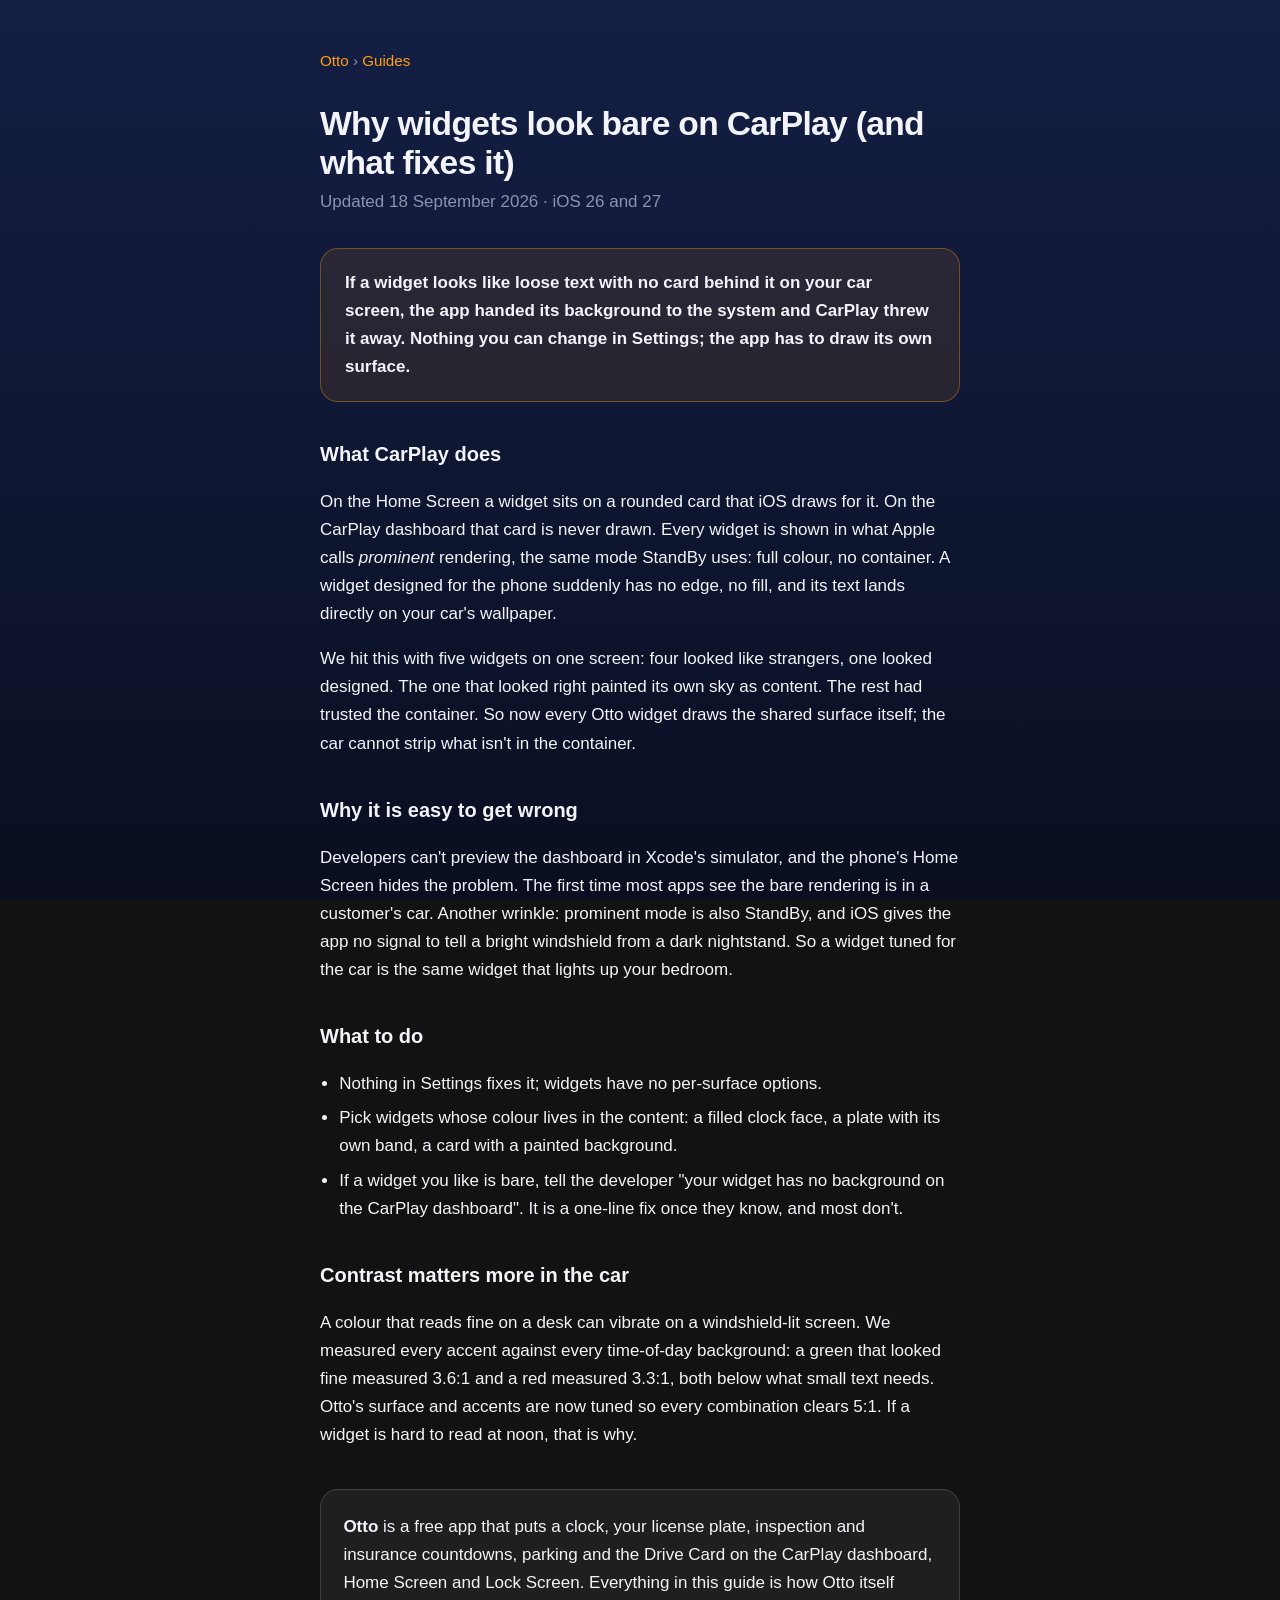
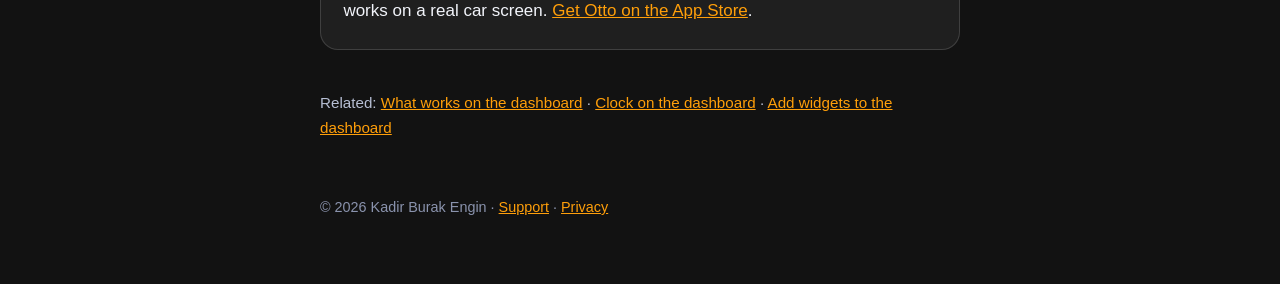
<file: guides/carplay-widget-no-background.html>
<!doctype html>
<html lang="en">
<head>
<meta charset="utf-8">
<meta name="viewport" content="width=device-width, initial-scale=1">
<title>Why widgets look bare on CarPlay (and what fixes it) — Otto</title>
<meta name="description" content="CarPlay does not draw a widget&#x27;s container background, so many widgets render as floating text on the car wallpaper. What is happening, why StandBy does the same, and what a fixed widget looks like.">
<link rel="canonical" href="https://kburakengin.github.io/otto-support/guides/carplay-widget-no-background.html">
<meta property="og:title" content="Why widgets look bare on CarPlay (and what fixes it)">
<meta property="og:description" content="CarPlay does not draw a widget&#x27;s container background, so many widgets render as floating text on the car wallpaper. What is happening, why StandBy does the same, and what a fixed widget looks like.">
<link rel="stylesheet" href="style.css">
</head>
<body>
<main>
  <nav><a href="../">Otto</a> › <a href="./">Guides</a></nav>
  <h1>Why widgets look bare on CarPlay (and what fixes it)</h1>
  <p class="date">Updated 18 September 2026 · iOS 26 and 27</p>
  <p class="lede">If a widget looks like loose text with no card behind it on your car screen, the app handed its background to the system and CarPlay threw it away. Nothing you can change in Settings; the app has to draw its own surface.</p>

  <h2>What CarPlay does</h2>
  <p>On the Home Screen a widget sits on a rounded card that iOS draws for it. On the CarPlay dashboard that card is never drawn. Every widget is shown in what Apple calls <em>prominent</em> rendering, the same mode StandBy uses: full colour, no container. A widget designed for the phone suddenly has no edge, no fill, and its text lands directly on your car's wallpaper.</p>
  <p>We hit this with five widgets on one screen: four looked like strangers, one looked designed. The one that looked right painted its own sky as content. The rest had trusted the container. So now every Otto widget draws the shared surface itself; the car cannot strip what isn't in the container.</p>

  <h2>Why it is easy to get wrong</h2>
  <p>Developers can't preview the dashboard in Xcode's simulator, and the phone's Home Screen hides the problem. The first time most apps see the bare rendering is in a customer's car. Another wrinkle: prominent mode is also StandBy, and iOS gives the app no signal to tell a bright windshield from a dark nightstand. So a widget tuned for the car is the same widget that lights up your bedroom.</p>

  <h2>What to do</h2>
  <ul>
    <li>Nothing in Settings fixes it; widgets have no per-surface options.</li>
    <li>Pick widgets whose colour lives in the content: a filled clock face, a plate with its own band, a card with a painted background.</li>
    <li>If a widget you like is bare, tell the developer "your widget has no background on the CarPlay dashboard". It is a one-line fix once they know, and most don't.</li>
  </ul>

  <h2>Contrast matters more in the car</h2>
  <p>A colour that reads fine on a desk can vibrate on a windshield-lit screen. We measured every accent against every time-of-day background: a green that looked fine measured 3.6:1 and a red measured 3.3:1, both below what small text needs. Otto's surface and accents are now tuned so every combination clears 5:1. If a widget is hard to read at noon, that is why.</p>

  <div class="otto">
    <p><strong>Otto</strong> is a free app that puts a clock, your license plate, inspection and insurance countdowns, parking and the Drive Card on the CarPlay dashboard, Home Screen and Lock Screen. Everything in this guide is how Otto itself works on a real car screen.
    <a href="https://apps.apple.com/app/id6790812327">Get Otto on the App Store</a>.</p>
  </div>
  <p class="more">Related: <a href="carplay-dashboard-widgets.html">What works on the dashboard</a> · <a href="carplay-clock-widget.html">Clock on the dashboard</a> · <a href="add-widgets-to-carplay-dashboard.html">Add widgets to the dashboard</a></p>
  <footer>© 2026 Kadir Burak Engin · <a href="../">Support</a> · <a href="../privacy.html">Privacy</a></footer>
</main>
</body>
</html>
</file>
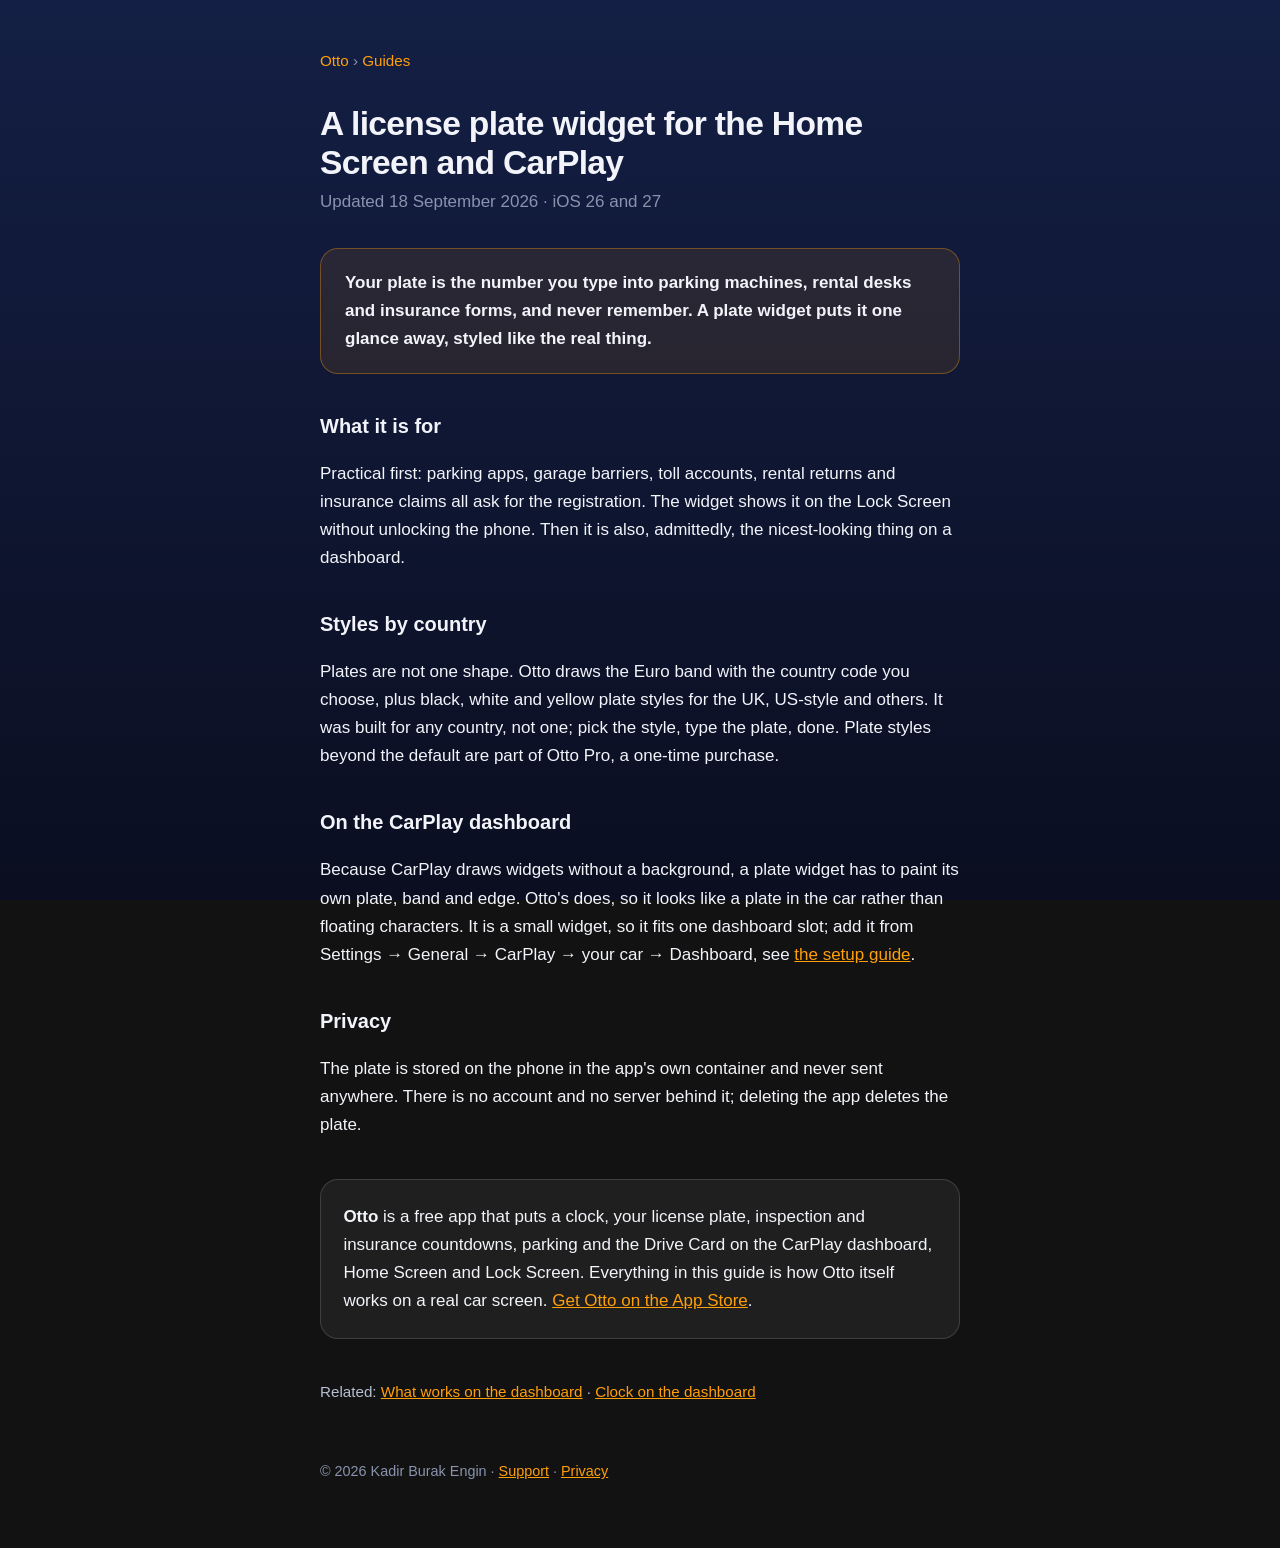
<file: guides/license-plate-widget.html>
<!doctype html>
<html lang="en">
<head>
<meta charset="utf-8">
<meta name="viewport" content="width=device-width, initial-scale=1">
<title>A license plate widget for the Home Screen and CarPlay — Otto</title>
<meta name="description" content="Why people put their own plate on a widget, plate styles by country, and how it looks on the CarPlay dashboard.">
<link rel="canonical" href="https://kburakengin.github.io/otto-support/guides/license-plate-widget.html">
<meta property="og:title" content="A license plate widget for the Home Screen and CarPlay">
<meta property="og:description" content="Why people put their own plate on a widget, plate styles by country, and how it looks on the CarPlay dashboard.">
<link rel="stylesheet" href="style.css">
</head>
<body>
<main>
  <nav><a href="../">Otto</a> › <a href="./">Guides</a></nav>
  <h1>A license plate widget for the Home Screen and CarPlay</h1>
  <p class="date">Updated 18 September 2026 · iOS 26 and 27</p>
  <p class="lede">Your plate is the number you type into parking machines, rental desks and insurance forms, and never remember. A plate widget puts it one glance away, styled like the real thing.</p>

  <h2>What it is for</h2>
  <p>Practical first: parking apps, garage barriers, toll accounts, rental returns and insurance claims all ask for the registration. The widget shows it on the Lock Screen without unlocking the phone. Then it is also, admittedly, the nicest-looking thing on a dashboard.</p>

  <h2>Styles by country</h2>
  <p>Plates are not one shape. Otto draws the Euro band with the country code you choose, plus black, white and yellow plate styles for the UK, US-style and others. It was built for any country, not one; pick the style, type the plate, done. Plate styles beyond the default are part of Otto Pro, a one-time purchase.</p>

  <h2>On the CarPlay dashboard</h2>
  <p>Because CarPlay draws widgets without a background, a plate widget has to paint its own plate, band and edge. Otto's does, so it looks like a plate in the car rather than floating characters. It is a small widget, so it fits one dashboard slot; add it from Settings → General → CarPlay → your car → Dashboard, see <a href="add-widgets-to-carplay-dashboard.html">the setup guide</a>.</p>

  <h2>Privacy</h2>
  <p>The plate is stored on the phone in the app's own container and never sent anywhere. There is no account and no server behind it; deleting the app deletes the plate.</p>

  <div class="otto">
    <p><strong>Otto</strong> is a free app that puts a clock, your license plate, inspection and insurance countdowns, parking and the Drive Card on the CarPlay dashboard, Home Screen and Lock Screen. Everything in this guide is how Otto itself works on a real car screen.
    <a href="https://apps.apple.com/app/id6790812327">Get Otto on the App Store</a>.</p>
  </div>
  <p class="more">Related: <a href="carplay-dashboard-widgets.html">What works on the dashboard</a> · <a href="carplay-clock-widget.html">Clock on the dashboard</a></p>
  <footer>© 2026 Kadir Burak Engin · <a href="../">Support</a> · <a href="../privacy.html">Privacy</a></footer>
</main>
</body>
</html>
</file>
<file: guides/style.css>
:root { color-scheme: dark; }
* { box-sizing: border-box; }
body { margin: 0; padding: 3rem 1.5rem 4rem; background: linear-gradient(180deg, #141F45 0%, #0A0E20 100%); background-attachment: fixed; color: #F2F4FA; font: 17px/1.65 -apple-system, BlinkMacSystemFont, "Segoe UI", Roboto, sans-serif; }
main { max-width: 40rem; margin: 0 auto; }
nav { color: #8A93AD; font-size: .95rem; margin-bottom: 2rem; }
nav a { color: #FF9F0A; text-decoration: none; }
h1 { font-size: 2.1rem; margin: 0 0 .35rem; letter-spacing: -.02em; line-height: 1.15; }
.date { color: #8A93AD; margin: 0 0 2rem; }
h2 { font-size: 1.25rem; margin: 2.25rem 0 .5rem; }
a { color: #FF9F0A; }
.lede { background: rgba(255,159,10,.10); border: 1px solid rgba(255,159,10,.35); border-radius: 18px; padding: 1.25rem 1.5rem; font-weight: 600; }
ol, ul { padding-left: 1.2rem; }
li { margin: .4rem 0; }
code { background: rgba(255,255,255,.08); padding: .1rem .35rem; border-radius: 6px; font-size: .92em; }
.otto { background: rgba(255,255,255,.06); border: 1px solid rgba(255,255,255,.14); border-radius: 18px; padding: 1.1rem 1.4rem; margin: 2.5rem 0 0; }
.otto p { margin: .35rem 0; }
.more { margin-top: 2.5rem; color: #B7BFD4; font-size: .95rem; }
footer { margin-top: 3.5rem; color: #8A93AD; font-size: .9rem; }
</file>
